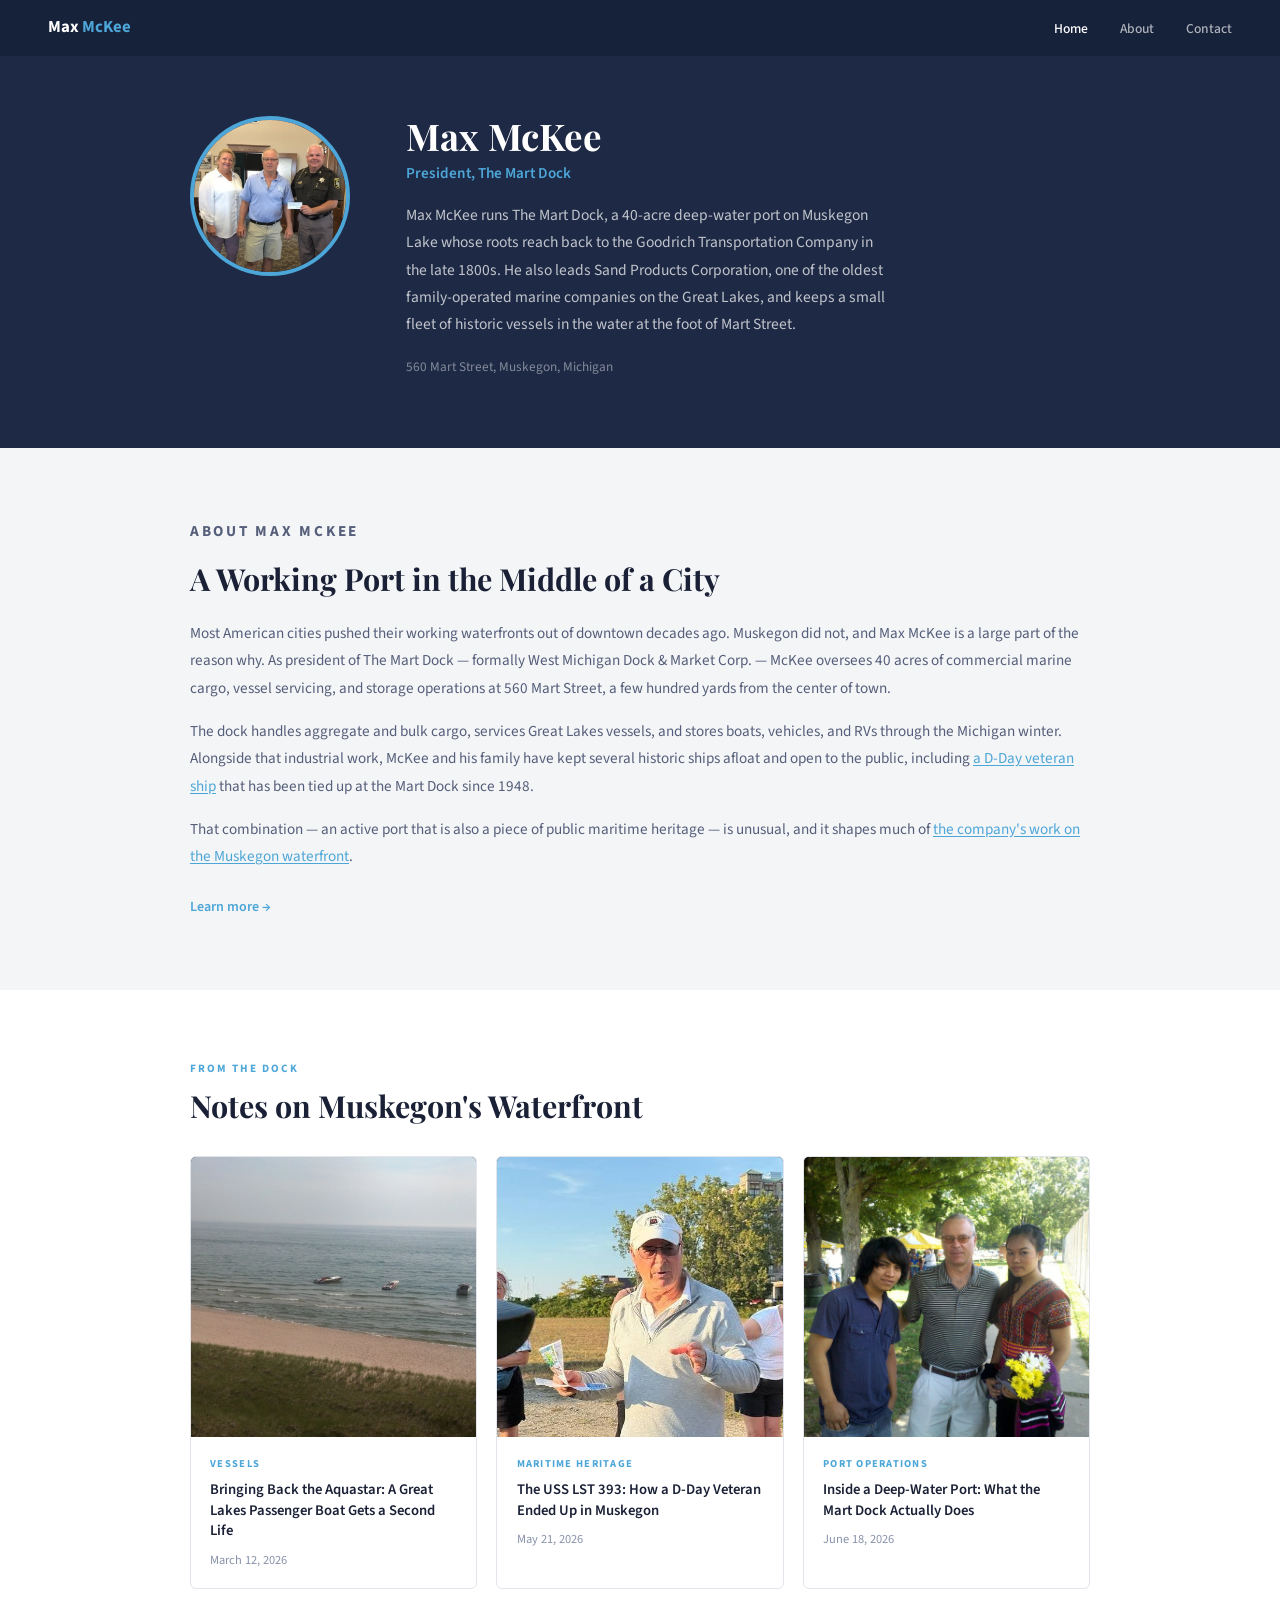
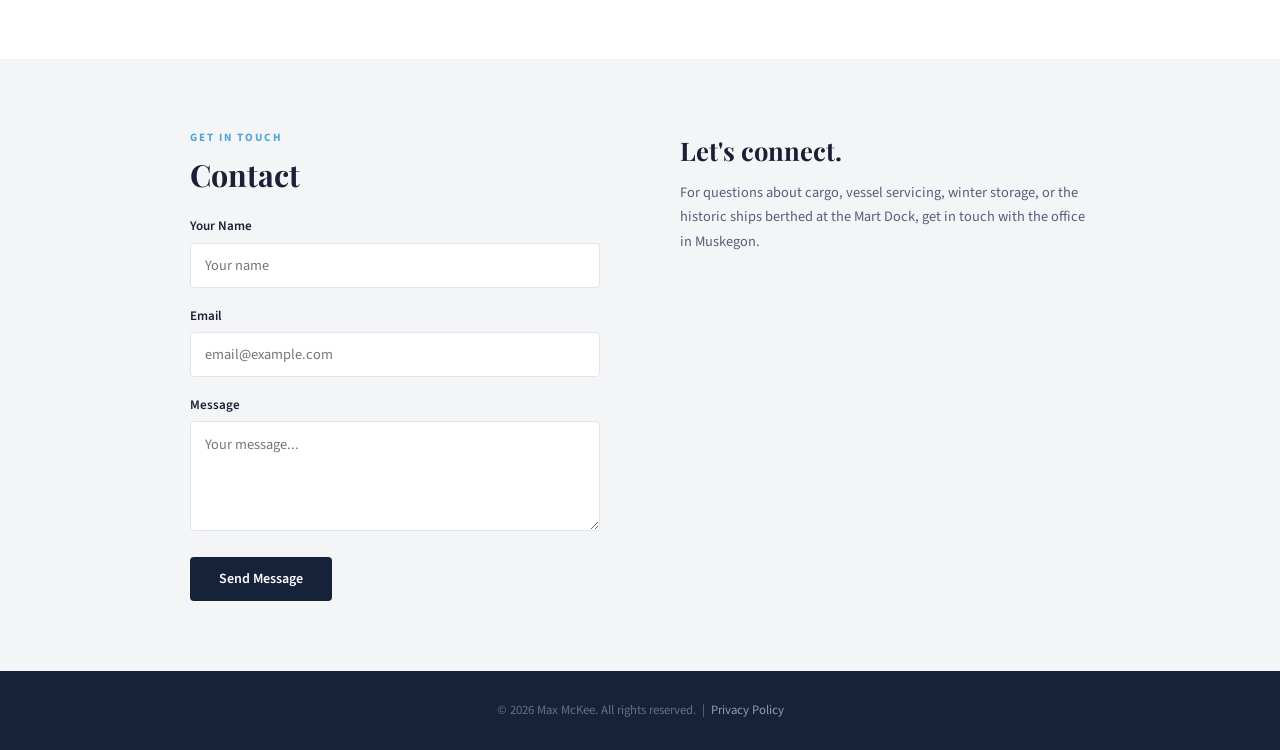
<file: index.html>
<!DOCTYPE html>
<html lang="en">
<head>
<meta charset="UTF-8"/>
<meta name="viewport" content="width=device-width,initial-scale=1.0"/>
<title>Max McKee | The Mart Dock, Muskegon, Michigan</title>
<meta name="description" content="Max McKee is president of The Mart Dock, the 40-acre deep-water port on Muskegon Lake, and leads Sand Products Corporation in Muskegon, Michigan."/>
<meta property="og:type" content="website"/>
<meta property="og:title" content="Max McKee | President, The Mart Dock | Muskegon"/>
<meta property="og:description" content="Max McKee is president of The Mart Dock, the 40-acre deep-water port on Muskegon Lake, and leads Sand Products Corporation in Muskegon, Michigan."/>
<meta property="og:image" content="https://maxmckee.netlify.app/images/hero.jpg"/>
<meta property="og:url" content="https://maxmckee.netlify.app/"/>
<link rel="canonical" href="https://maxmckee.netlify.app/"/>
<link href="https://fonts.googleapis.com/css2?family=Playfair+Display:wght@700&family=Source+Sans+3:wght@300;400;500;600&display=swap" rel="stylesheet"/>
<link rel="stylesheet" href="assets/style.css"/>
<script type="application/ld+json">
{
  "@context": "https://schema.org",
  "@graph": [
    {
      "@type": "Person",
      "@id": "https://maxmckee.netlify.app/#person",
      "name": "Max McKee",
      "jobTitle": "President, The Mart Dock",
      "url": "https://maxmckee.netlify.app/",
      "image": "https://maxmckee.netlify.app/images/hero.jpg",
      "description": "Max McKee is president of The Mart Dock, the 40-acre deep-water port on Muskegon Lake, and leads Sand Products Corporation, a family-operated Great Lakes marine company in Muskegon, Michigan.",
      "worksFor": {
        "@type": "Organization",
        "name": "West Michigan Dock & Market Corp. (The Mart Dock)",
        "url": "https://maxmckee.netlify.app/"
      },
      "address": {
        "@type": "PostalAddress",
        "streetAddress": "560 Mart Street",
        "addressLocality": "Muskegon",
        "addressRegion": "MI",
        "postalCode": "49440",
        "addressCountry": "US"
      }
    },
    {
      "@type": "WebSite",
      "@id": "https://maxmckee.netlify.app/#website",
      "url": "https://maxmckee.netlify.app/",
      "name": "Max McKee",
      "publisher": {
        "@id": "https://maxmckee.netlify.app/#person"
      },
      "inLanguage": "en-US"
    }
  ]
}
</script>


</head>
<body>

<!-- ══ STICKY NAV ══════════════════════════════════════════════════ -->
<nav id="main-nav">
  <a class="nav-logo" href="/">Max<span> McKee</span></a>
  <ul class="nav-links">
    <li><a class="active" href="/">Home</a></li>
    <li><a href="about.html">About</a></li>
    <li><a href="contact.html">Contact</a></li>
  </ul>
</nav>

<!-- ══ HERO ═══════════════════════════════════════════════════════ -->
<div class="h-hero">
  <div class="h-inner">
    <div class="h-photo"><img src="images/hero.jpg" alt="Max McKee"/></div>
    <div>
      <h1 class="h-name">Max McKee</h1>
      <p class="h-role">President, The Mart Dock</p>
      <p class="h-desc">Max McKee runs The Mart Dock, a 40-acre deep-water port on Muskegon Lake whose roots reach back to the Goodrich Transportation Company in the late 1800s. He also leads Sand Products Corporation, one of the oldest family-operated marine companies on the Great Lakes, and keeps a small fleet of historic vessels in the water at the foot of Mart Street.</p>
      <div class="h-loc">560 Mart Street, Muskegon, Michigan</div>
    </div>
  </div>
</div>

<!-- ══ ABOUT TEASER ═══════════════════════════════════════════════ -->
<div class="h-about">
  <div class="ha-inner" style="grid-template-columns:1fr">
    <div class="ha-text">
      <p class="eyebrow">About Max McKee</p>
      <h2 class="sec-title">A Working Port in the Middle of a City</h2>
      <p>Most American cities pushed their working waterfronts out of downtown decades ago. Muskegon did not, and Max McKee is a large part of the reason why. As president of The Mart Dock — formally West Michigan Dock &amp; Market Corp. — McKee oversees 40 acres of commercial marine cargo, vessel servicing, and storage operations at 560 Mart Street, a few hundred yards from the center of town.</p>
      <p>The dock handles aggregate and bulk cargo, services Great Lakes vessels, and stores boats, vehicles, and RVs through the Michigan winter. Alongside that industrial work, McKee and his family have kept several historic ships afloat and open to the public, including <a href="uss-lst-393-muskegon.html">a D-Day veteran ship</a> that has been tied up at the Mart Dock since 1948.</p>
      <p>That combination — an active port that is also a piece of public maritime heritage — is unusual, and it shapes much of <a href="about.html">the company's work on the Muskegon waterfront</a>.</p>
      <a class="ha-link" href="about.html">Learn more →</a>
    </div>
  </div>
</div>


<!-- ══ LATEST ARTICLES ════════════════════════════════════════════ -->
<div class="h-press">
  <div class="pi">
    <p class="eyebrow">From the Dock</p>
    <h2 class="sec-title">Notes on Muskegon's Waterfront</h2>
    <div class="cards">
      <a class="card card-article" href="aquastar-great-lakes-cruises.html">
        <div class="ct-img"><img src="images/article-1.jpg" alt="Bringing Back the Aquastar: A Great Lakes Passenger Boat Gets a Second Life"/></div>
        <div class="cb">
          <div class="cb-pub">Vessels</div>
          <div class="cb-hl">Bringing Back the Aquastar: A Great Lakes Passenger Boat Gets a Second Life</div>
          <div class="cb-yr">March 12, 2026</div>
        </div>
      </a>
      <a class="card card-article" href="uss-lst-393-muskegon.html">
        <div class="ct-img"><img src="images/article-2.jpg" alt="The USS LST 393: How a D-Day Veteran Ended Up in Muskegon"/></div>
        <div class="cb">
          <div class="cb-pub">Maritime Heritage</div>
          <div class="cb-hl">The USS LST 393: How a D-Day Veteran Ended Up in Muskegon</div>
          <div class="cb-yr">May 21, 2026</div>
        </div>
      </a>
      <a class="card card-article" href="mart-dock-working-port.html">
        <div class="ct-img"><img src="images/article-3.jpg" alt="Inside a Deep-Water Port: What the Mart Dock Actually Does"/></div>
        <div class="cb">
          <div class="cb-pub">Port Operations</div>
          <div class="cb-hl">Inside a Deep-Water Port: What the Mart Dock Actually Does</div>
          <div class="cb-yr">June 18, 2026</div>
        </div>
      </a>
    </div>
  </div>
</div>

<!-- ══ CONTACT TEASER ═════════════════════════════════════════════ -->
<div class="h-contact">
  <div class="hc-inner">
    <div>
      <p class="eyebrow">Get in Touch</p>
      <h2 class="sec-title">Contact</h2>
      <form class="cf" onsubmit="return false">
        <div><label>Your Name</label><input type="text" placeholder="Your name"/></div>
        <div><label>Email</label><input type="email" placeholder="email@example.com"/></div>
        <div><label>Message</label><textarea placeholder="Your message..."></textarea></div>
        <button class="btn-sm" type="submit">Send Message</button>
      </form>
    </div>
    <div class="hcp">
      <h3 class="hc-title">Let's connect.</h3>
      <p>For questions about cargo, vessel servicing, winter storage, or the historic ships berthed at the Mart Dock, get in touch with the office in Muskegon.</p>
     
    </div>
  </div>
</div>

<footer>
  <p>&copy; 2026 Max McKee. All rights reserved. &nbsp;|&nbsp; <a href="privacy.html">Privacy Policy</a></p>
</footer>

</body>
</html>
</file>
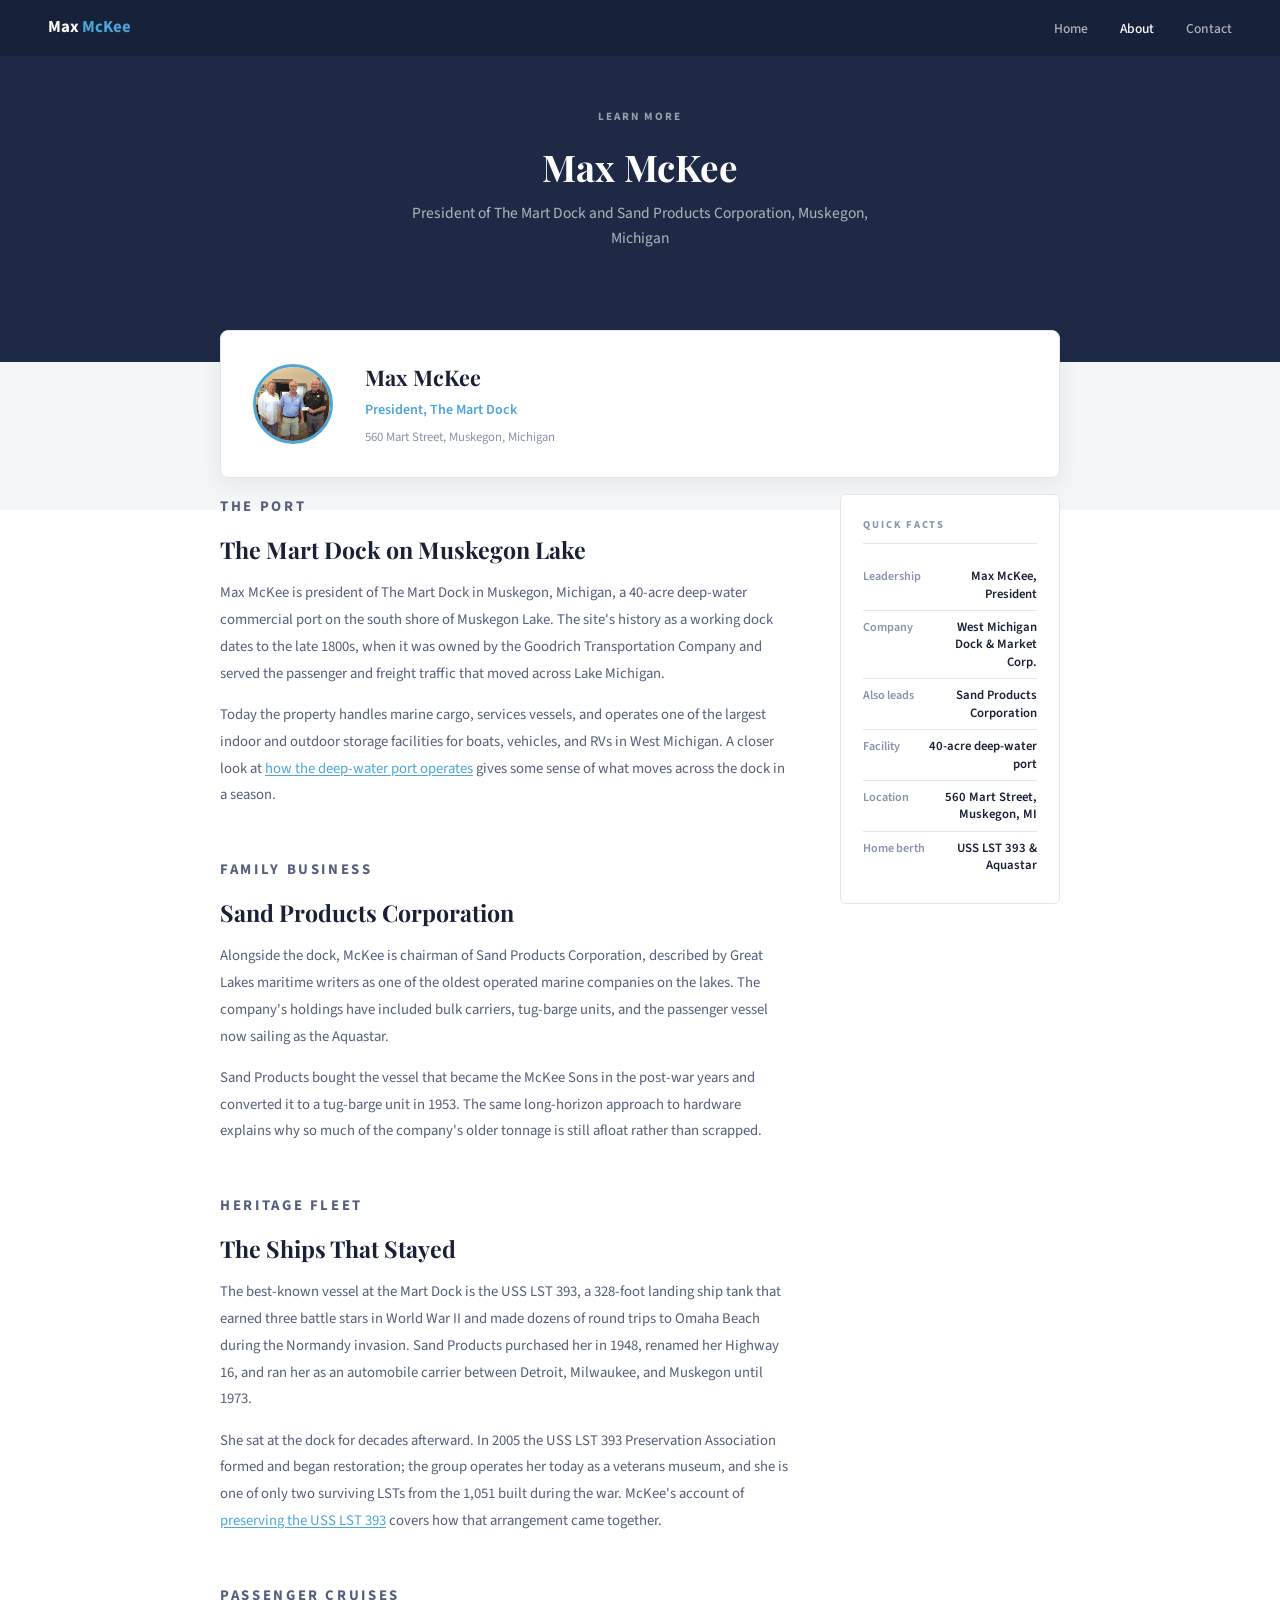
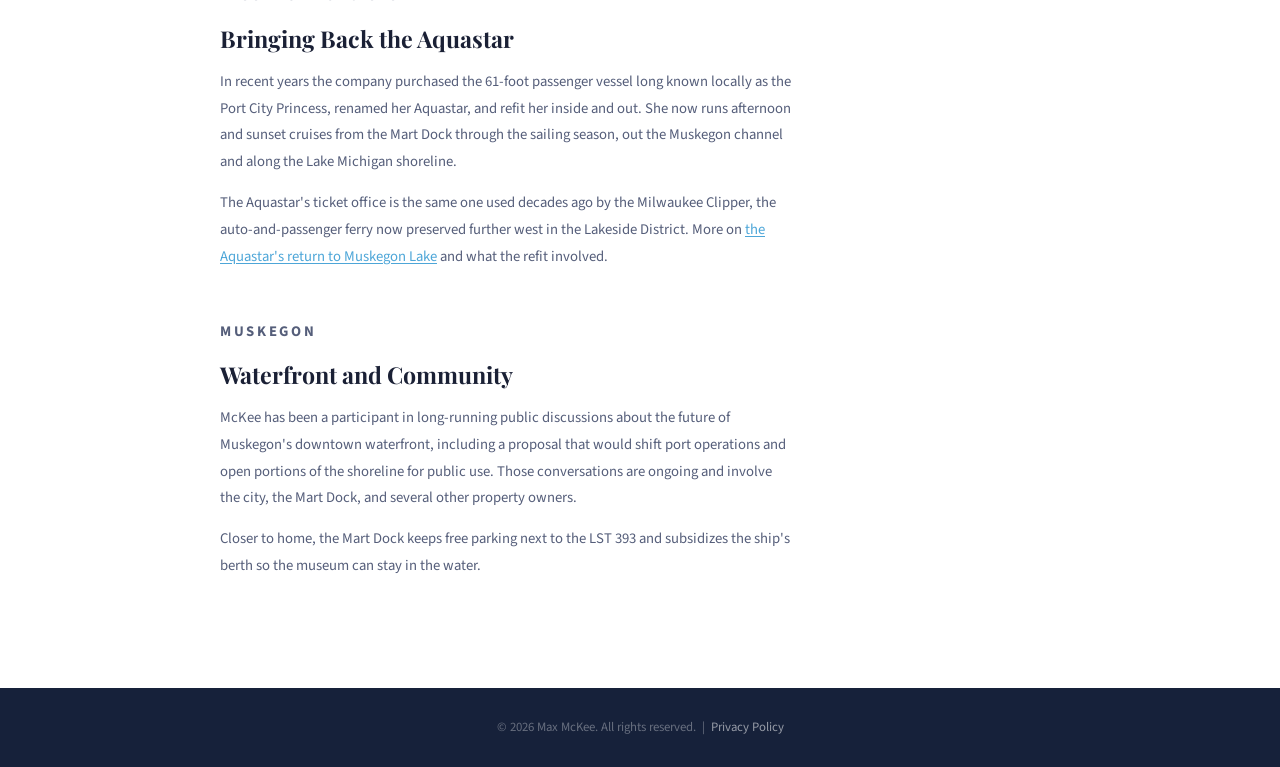
<file: about.html>
<!DOCTYPE html>
<html lang="en">
<head>
<meta charset="UTF-8"/>
<meta name="viewport" content="width=device-width,initial-scale=1.0"/>
<title>About Max McKee | President, The Mart Dock | Muskegon</title>
<meta name="description" content="About Max McKee, president of The Mart Dock in Muskegon, Michigan — the deep-water port on Muskegon Lake and home of Sand Products Corporation's historic fleet."/>
<meta property="og:type" content="profile"/>
<meta property="og:title" content="About Max McKee | President, The Mart Dock"/>
<meta property="og:description" content="About Max McKee, president of The Mart Dock in Muskegon, Michigan — the deep-water port on Muskegon Lake and home of Sand Products Corporation's historic fleet."/>
<meta property="og:image" content="https://maxmckee.netlify.app/images/hero.jpg"/>
<meta property="og:url" content="https://maxmckee.netlify.app/about.html"/>
<link rel="canonical" href="https://maxmckee.netlify.app/about.html"/>
<link href="https://fonts.googleapis.com/css2?family=Playfair+Display:wght@700&family=Source+Sans+3:wght@300;400;500;600&display=swap" rel="stylesheet"/>
<link rel="stylesheet" href="assets/style.css"/>
<script type="application/ld+json">
{
  "@context": "https://schema.org",
  "@graph": [
    {
      "@type": "Person",
      "@id": "https://maxmckee.netlify.app/#person",
      "name": "Max McKee",
      "jobTitle": "President, The Mart Dock",
      "url": "https://maxmckee.netlify.app/",
      "image": "https://maxmckee.netlify.app/images/hero.jpg",
      "description": "Max McKee is president of The Mart Dock, the 40-acre deep-water port on Muskegon Lake, and leads Sand Products Corporation, a family-operated Great Lakes marine company in Muskegon, Michigan.",
      "worksFor": {
        "@type": "Organization",
        "name": "West Michigan Dock & Market Corp. (The Mart Dock)",
        "url": "https://maxmckee.netlify.app/"
      },
      "address": {
        "@type": "PostalAddress",
        "streetAddress": "560 Mart Street",
        "addressLocality": "Muskegon",
        "addressRegion": "MI",
        "postalCode": "49440",
        "addressCountry": "US"
      }
    },
    {
      "@type": "WebSite",
      "@id": "https://maxmckee.netlify.app/#website",
      "url": "https://maxmckee.netlify.app/",
      "name": "Max McKee",
      "publisher": {
        "@id": "https://maxmckee.netlify.app/#person"
      },
      "inLanguage": "en-US"
    },
    {
      "@type": "AboutPage",
      "@id": "https://maxmckee.netlify.app/about.html#aboutpage",
      "url": "https://maxmckee.netlify.app/about.html",
      "name": "About Max McKee",
      "mainEntity": {
        "@id": "https://maxmckee.netlify.app/#person"
      },
      "isPartOf": {
        "@id": "https://maxmckee.netlify.app/#website"
      }
    }
  ]
}
</script>


</head>
<body>

<!-- ══ NAV ═══════════════════════════════════════════════════════ -->
<nav id="main-nav">
  <a class="nav-logo" href="/">Max<span> McKee</span></a>
  <ul class="nav-links">
    <li><a href="/">Home</a></li>
    <li><a class="active" href="about.html">About</a></li>
    <li><a href="contact.html">Contact</a></li>
  </ul>
</nav>

<!-- ══ PAGE HERO ═════════════════════════════════════════════════ -->
<div class="pg-hero">
  <p class="eyebrow" style="color:rgba(255,255,255,.55)">Learn More</p>
  <h1>Max McKee</h1>
  <p class="pg-sub">President of The Mart Dock and Sand Products Corporation, Muskegon, Michigan</p>
</div>

<!-- ══ PROFILE CARD ══════════════════════════════════════════════ -->
<div class="pc-wrap">
  <div class="pc">
    <div class="pc-ph"><img src="images/hero.jpg" alt="Max McKee"/></div>
    <div>
      <div class="pc-nm">Max McKee</div>
      <div class="pc-rl">President, The Mart Dock</div>
      <div class="pc-lc">560 Mart Street, Muskegon, Michigan</div>
    </div>
  </div>
</div>

<!-- ══ ABOUT SECTIONS + SIDEBAR ══════════════════════════════════ -->
<div class="am-wrap">
  <div class="am-inner">
    <div>

      <div class="csec">
        <p class="cey">The Port</p>
        <h2>The Mart Dock on Muskegon Lake</h2>
        <p>Max McKee is president of The Mart Dock in Muskegon, Michigan, a 40-acre deep-water commercial port on the south shore of Muskegon Lake. The site's history as a working dock dates to the late 1800s, when it was owned by the Goodrich Transportation Company and served the passenger and freight traffic that moved across Lake Michigan.</p>
        <p>Today the property handles marine cargo, services vessels, and operates one of the largest indoor and outdoor storage facilities for boats, vehicles, and RVs in West Michigan. A closer look at <a href="mart-dock-working-port.html">how the deep-water port operates</a> gives some sense of what moves across the dock in a season.</p>
      </div>

      <div class="csec">
        <p class="cey">Family Business</p>
        <h2>Sand Products Corporation</h2>
        <p>Alongside the dock, McKee is chairman of Sand Products Corporation, described by Great Lakes maritime writers as one of the oldest operated marine companies on the lakes. The company's holdings have included bulk carriers, tug-barge units, and the passenger vessel now sailing as the Aquastar.</p>
        <p>Sand Products bought the vessel that became the McKee Sons in the post-war years and converted it to a tug-barge unit in 1953. The same long-horizon approach to hardware explains why so much of the company's older tonnage is still afloat rather than scrapped.</p>
      </div>

      <div class="csec">
        <p class="cey">Heritage Fleet</p>
        <h2>The Ships That Stayed</h2>
        <p>The best-known vessel at the Mart Dock is the USS LST 393, a 328-foot landing ship tank that earned three battle stars in World War II and made dozens of round trips to Omaha Beach during the Normandy invasion. Sand Products purchased her in 1948, renamed her Highway 16, and ran her as an automobile carrier between Detroit, Milwaukee, and Muskegon until 1973.</p>
        <p>She sat at the dock for decades afterward. In 2005 the USS LST 393 Preservation Association formed and began restoration; the group operates her today as a veterans museum, and she is one of only two surviving LSTs from the 1,051 built during the war. McKee's account of <a href="uss-lst-393-muskegon.html">preserving the USS LST 393</a> covers how that arrangement came together.</p>
      </div>

      <div class="csec">
        <p class="cey">Passenger Cruises</p>
        <h2>Bringing Back the Aquastar</h2>
        <p>In recent years the company purchased the 61-foot passenger vessel long known locally as the Port City Princess, renamed her Aquastar, and refit her inside and out. She now runs afternoon and sunset cruises from the Mart Dock through the sailing season, out the Muskegon channel and along the Lake Michigan shoreline.</p>
        <p>The Aquastar's ticket office is the same one used decades ago by the Milwaukee Clipper, the auto-and-passenger ferry now preserved further west in the Lakeside District. More on <a href="aquastar-great-lakes-cruises.html">the Aquastar's return to Muskegon Lake</a> and what the refit involved.</p>
      </div>

      <div class="csec">
        <p class="cey">Muskegon</p>
        <h2>Waterfront and Community</h2>
        <p>McKee has been a participant in long-running public discussions about the future of Muskegon's downtown waterfront, including a proposal that would shift port operations and open portions of the shoreline for public use. Those conversations are ongoing and involve the city, the Mart Dock, and several other property owners.</p>
        <p>Closer to home, the Mart Dock keeps free parking next to the LST 393 and subsidizes the ship's berth so the museum can stay in the water.</p>
      </div>

    </div>

    <aside class="sidebar-facts">
      <div class="sb-box">
        <div class="sb-title">Quick Facts</div>
        <div class="fr"><span class="fl">Leadership</span><span class="fv">Max McKee, President</span></div>
        <div class="fr"><span class="fl">Company</span><span class="fv">West Michigan Dock &amp; Market Corp.</span></div>
        <div class="fr"><span class="fl">Also leads</span><span class="fv">Sand Products Corporation</span></div>
        <div class="fr"><span class="fl">Facility</span><span class="fv">40-acre deep-water port</span></div>
        <div class="fr"><span class="fl">Location</span><span class="fv">560 Mart Street, Muskegon, MI</span></div>
        <div class="fr"><span class="fl">Home berth</span><span class="fv">USS LST 393 &amp; Aquastar</span></div>
      </div>
    </aside>
  </div>
</div>


<footer>
  <p>&copy; 2026 Max McKee. All rights reserved. &nbsp;|&nbsp; <a href="privacy.html">Privacy Policy</a></p>
</footer>

</body>
</html>
</file>
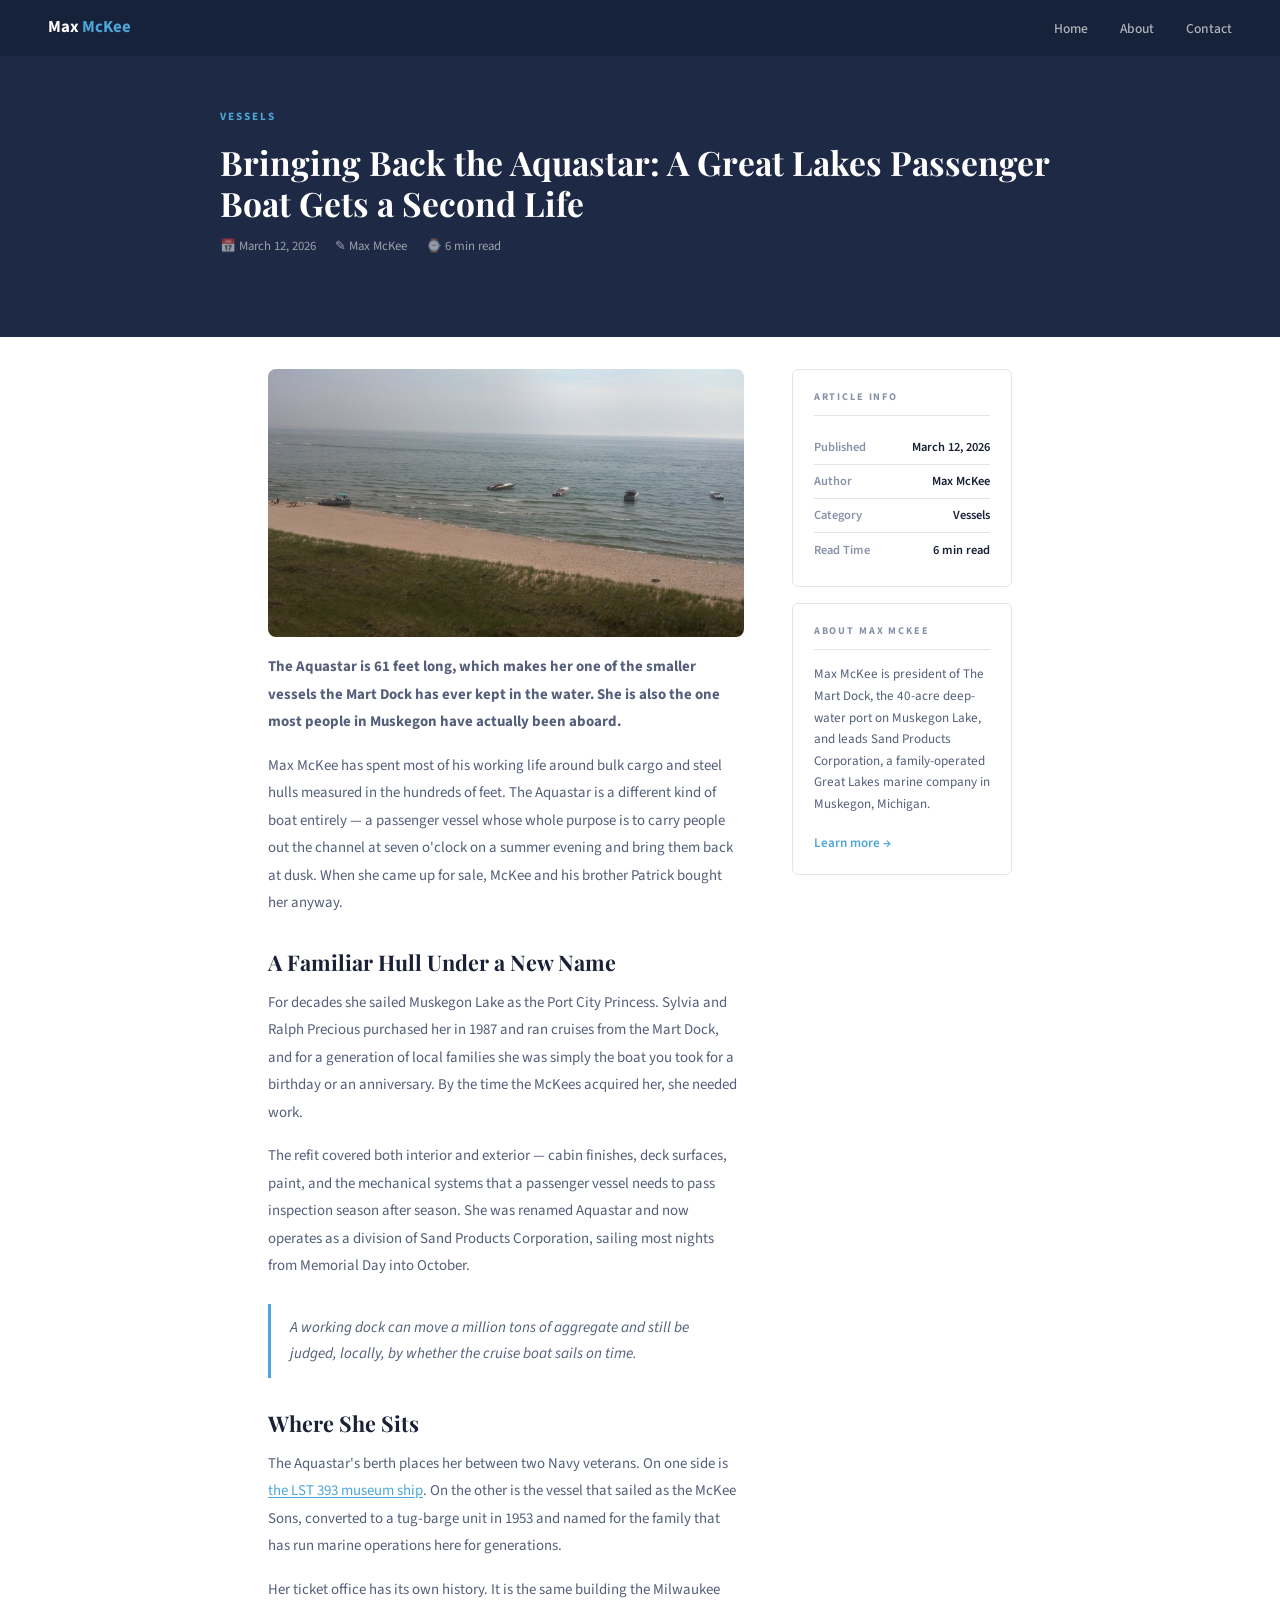
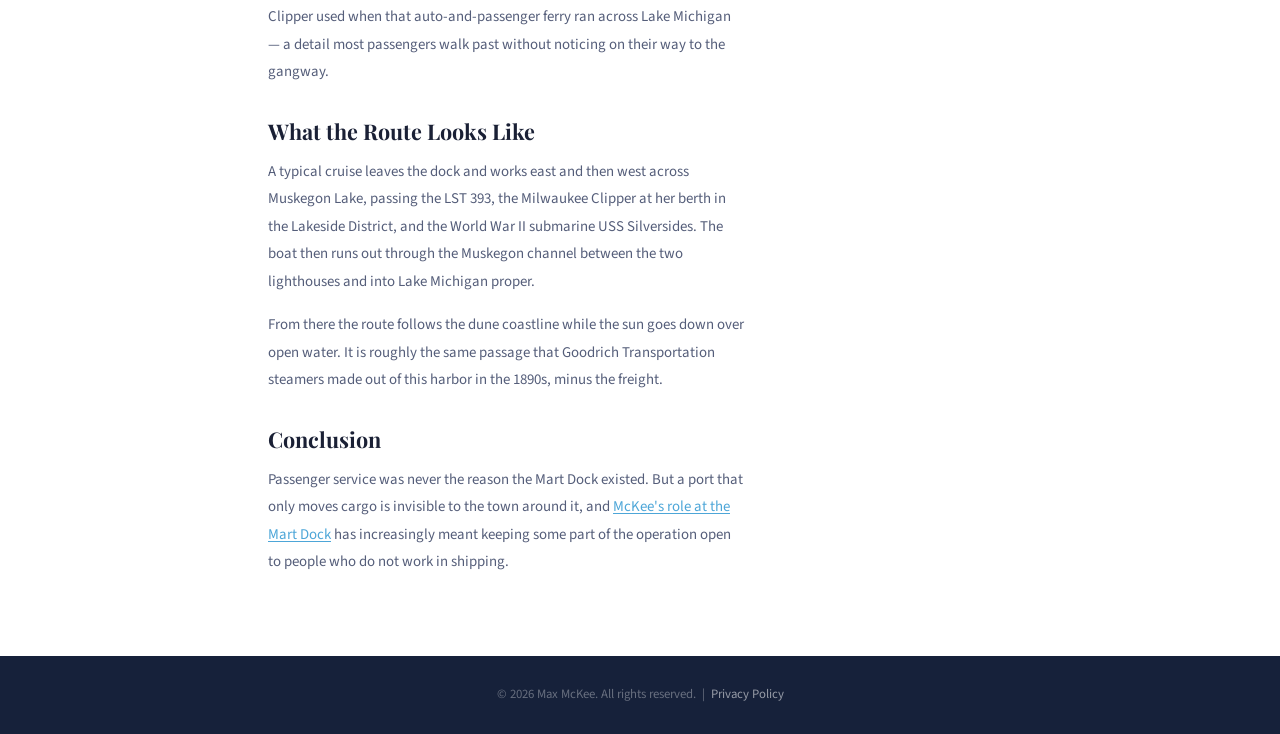
<file: aquastar-great-lakes-cruises.html>
<!DOCTYPE html>
<html lang="en">
<head>
<meta charset="UTF-8"/>
<meta name="viewport" content="width=device-width,initial-scale=1.0"/>
<title>Bringing Back the Aquastar: A Great Lakes Passenger Boat Gets a Second Life | Max McKee</title>
<meta name="description" content="How Max McKee and his brother Patrick bought the former Port City Princess, refit her as the Aquastar, and put passenger cruises back on Muskegon Lake."/>
<link rel="canonical" href="https://maxmckee.netlify.app/aquastar-great-lakes-cruises.html"/>

<!-- Open Graph -->
<meta property="og:type" content="article"/>
<meta property="og:title" content="Bringing Back the Aquastar: A Great Lakes Passenger Boat Gets a Second Life"/>
<meta property="og:description" content="How Max McKee and his brother Patrick bought the former Port City Princess, refit her as the Aquastar, and put passenger cruises back on Muskegon Lake."/>
<meta property="og:image" content="https://maxmckee.netlify.app/images/article-1.jpg"/>
<meta property="og:url" content="https://maxmckee.netlify.app/aquastar-great-lakes-cruises.html"/>

<link href="https://fonts.googleapis.com/css2?family=Playfair+Display:wght@700&family=Source+Sans+3:wght@300;400;500;600&display=swap" rel="stylesheet"/>
<link rel="stylesheet" href="assets/style.css"/>
<script type="application/ld+json">
{
  "@context": "https://schema.org",
  "@graph": [
    {
      "@type": "Person",
      "@id": "https://maxmckee.netlify.app/#person",
      "name": "Max McKee",
      "jobTitle": "President, The Mart Dock",
      "url": "https://maxmckee.netlify.app/",
      "image": "https://maxmckee.netlify.app/images/hero.jpg",
      "description": "Max McKee is president of The Mart Dock, the 40-acre deep-water port on Muskegon Lake, and leads Sand Products Corporation, a family-operated Great Lakes marine company in Muskegon, Michigan.",
      "worksFor": {
        "@type": "Organization",
        "name": "West Michigan Dock & Market Corp. (The Mart Dock)",
        "url": "https://maxmckee.netlify.app/"
      },
      "address": {
        "@type": "PostalAddress",
        "streetAddress": "560 Mart Street",
        "addressLocality": "Muskegon",
        "addressRegion": "MI",
        "postalCode": "49440",
        "addressCountry": "US"
      }
    },
    {
      "@type": "WebSite",
      "@id": "https://maxmckee.netlify.app/#website",
      "url": "https://maxmckee.netlify.app/",
      "name": "Max McKee",
      "publisher": {
        "@id": "https://maxmckee.netlify.app/#person"
      },
      "inLanguage": "en-US"
    },
    {
      "@type": "Article",
      "@id": "https://maxmckee.netlify.app/aquastar-great-lakes-cruises.html#article",
      "headline": "Bringing Back the Aquastar: A Great Lakes Passenger Boat Gets a Second Life",
      "description": "How Max McKee and his brother Patrick bought the former Port City Princess, refit her as the Aquastar, and put passenger cruises back on Muskegon Lake.",
      "datePublished": "2026-03-12",
      "dateModified": "2026-03-12",
      "author": {
        "@id": "https://maxmckee.netlify.app/#person"
      },
      "publisher": {
        "@id": "https://maxmckee.netlify.app/#person"
      },
      "image": "https://maxmckee.netlify.app/images/article-1.jpg",
      "mainEntityOfPage": {
        "@type": "WebPage",
        "@id": "https://maxmckee.netlify.app/aquastar-great-lakes-cruises.html"
      },
      "isPartOf": {
        "@id": "https://maxmckee.netlify.app/#website"
      },
      "inLanguage": "en-US"
    }
  ]
}
</script>

</head>
<body>

<!-- ══ NAV ═══════════════════════════════════════════════════════ -->
<nav id="main-nav">
  <a class="nav-logo" href="/">Max<span> McKee</span></a>
  <ul class="nav-links">
    <li><a href="/">Home</a></li>
    <li><a href="about.html">About</a></li>
    <li><a href="contact.html">Contact</a></li>
  </ul>
</nav>

<!-- ══ ARTICLE HERO ══════════════════════════════════════════════ -->
<div class="art-hero">
  <div class="art-hero-inner">
    <p class="eyebrow" style="color:var(--blue)">Vessels</p>
    <h1 class="art-hero-title">Bringing Back the Aquastar: A Great Lakes Passenger Boat Gets a Second Life</h1>
    <div class="art-meta">
      <div class="art-meta-item">&#128197; March 12, 2026</div>
      <div class="art-meta-item">&#9998; Max McKee</div>
      <div class="art-meta-item">&#8986; 6 min read</div>
    </div>
  </div>
</div>

<!-- ══ ARTICLE BODY ══════════════════════════════════════════════ -->
<div class="art-body">
  <article>
    <img class="art-hero-image" src="images/article-1.jpg" alt="Boats anchored off the Lake Michigan shoreline near Muskegon"/>

    <p class="art-p"><strong>The Aquastar is 61 feet long, which makes her one of the smaller vessels the Mart Dock has ever kept in the water. She is also the one most people in Muskegon have actually been aboard.</strong></p>

    <p class="art-p">Max McKee has spent most of his working life around bulk cargo and steel hulls measured in the hundreds of feet. The Aquastar is a different kind of boat entirely — a passenger vessel whose whole purpose is to carry people out the channel at seven o'clock on a summer evening and bring them back at dusk. When she came up for sale, McKee and his brother Patrick bought her anyway.</p>

    <h2 class="art-h2">A Familiar Hull Under a New Name</h2>
    <p class="art-p">For decades she sailed Muskegon Lake as the Port City Princess. Sylvia and Ralph Precious purchased her in 1987 and ran cruises from the Mart Dock, and for a generation of local families she was simply the boat you took for a birthday or an anniversary. By the time the McKees acquired her, she needed work.</p>
    <p class="art-p">The refit covered both interior and exterior — cabin finishes, deck surfaces, paint, and the mechanical systems that a passenger vessel needs to pass inspection season after season. She was renamed Aquastar and now operates as a division of Sand Products Corporation, sailing most nights from Memorial Day into October.</p>

    <div class="art-quote">A working dock can move a million tons of aggregate and still be judged, locally, by whether the cruise boat sails on time.</div>

    <h2 class="art-h2">Where She Sits</h2>
    <p class="art-p">The Aquastar's berth places her between two Navy veterans. On one side is <a href="uss-lst-393-muskegon.html">the LST 393 museum ship</a>. On the other is the vessel that sailed as the McKee Sons, converted to a tug-barge unit in 1953 and named for the family that has run marine operations here for generations.</p>
    <p class="art-p">Her ticket office has its own history. It is the same building the Milwaukee Clipper used when that auto-and-passenger ferry ran across Lake Michigan — a detail most passengers walk past without noticing on their way to the gangway.</p>

    <h2 class="art-h2">What the Route Looks Like</h2>
    <p class="art-p">A typical cruise leaves the dock and works east and then west across Muskegon Lake, passing the LST 393, the Milwaukee Clipper at her berth in the Lakeside District, and the World War II submarine USS Silversides. The boat then runs out through the Muskegon channel between the two lighthouses and into Lake Michigan proper.</p>
    <p class="art-p">From there the route follows the dune coastline while the sun goes down over open water. It is roughly the same passage that Goodrich Transportation steamers made out of this harbor in the 1890s, minus the freight.</p>

    <h2 class="art-h2">Conclusion</h2>
    <p class="art-p">Passenger service was never the reason the Mart Dock existed. But a port that only moves cargo is invisible to the town around it, and <a href="about.html">McKee's role at the Mart Dock</a> has increasingly meant keeping some part of the operation open to people who do not work in shipping.</p>
  </article>

  <aside class="art-sidebar-box">
    <div class="art-sb-box">
      <span class="art-sb-label">Article Info</span>
      <div class="art-sb-row"><span>Published</span><span>March 12, 2026</span></div>
      <div class="art-sb-row"><span>Author</span><span>Max McKee</span></div>
      <div class="art-sb-row"><span>Category</span><span>Vessels</span></div>
      <div class="art-sb-row"><span>Read Time</span><span>6 min read</span></div>
    </div>

    <div class="art-sb-box">
      <span class="art-sb-label">About Max McKee</span>
      <p style="font-size:.82rem;color:var(--tm);line-height:1.65;margin-bottom:.8rem">Max McKee is president of The Mart Dock, the 40-acre deep-water port on Muskegon Lake, and leads Sand Products Corporation, a family-operated Great Lakes marine company in Muskegon, Michigan.</p>
      <a href="about.html" style="font-size:.82rem;font-weight:600;color:var(--blue);text-decoration:none">Learn more →</a>
    </div>
  </aside>
</div>

<footer>
  <p>&copy; 2026 Max McKee. All rights reserved. &nbsp;|&nbsp; <a href="privacy.html">Privacy Policy</a></p>
</footer>
</body>
</html>
</file>
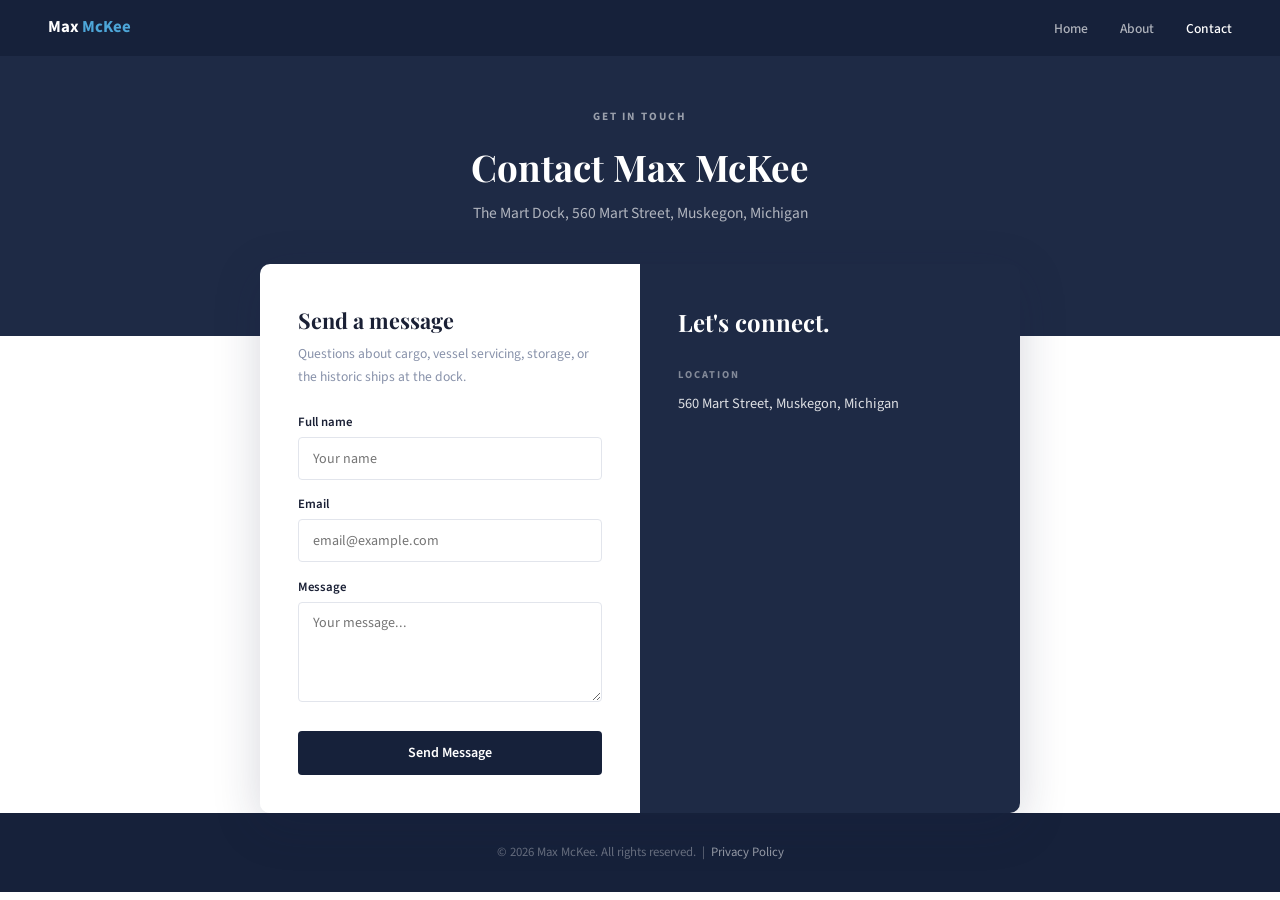
<file: contact.html>
<!DOCTYPE html>
<html lang="en">
<head>
<meta charset="UTF-8"/>
<meta name="viewport" content="width=device-width,initial-scale=1.0"/>
<title>Contact Max McKee | Muskegon</title>
<meta name="description" content="Contact Max McKee and The Mart Dock in Muskegon, Michigan — deep-water port, marine cargo, vessel servicing, and winter storage on Muskegon Lake."/>
<meta property="og:type" content="website"/>
<meta property="og:title" content="Contact Max McKee | Muskegon"/>
<meta property="og:description" content="Contact Max McKee and The Mart Dock in Muskegon, Michigan — deep-water port, marine cargo, vessel servicing, and winter storage on Muskegon Lake."/>
<meta property="og:image" content="https://maxmckee.netlify.app/images/hero.jpg"/>
<meta property="og:url" content="https://maxmckee.netlify.app/contact.html"/>
<link rel="canonical" href="https://maxmckee.netlify.app/contact.html"/>
<link href="https://fonts.googleapis.com/css2?family=Playfair+Display:wght@700&family=Source+Sans+3:wght@300;400;500;600&display=swap" rel="stylesheet"/>
<link rel="stylesheet" href="assets/style.css"/>
<script type="application/ld+json">
{
  "@context": "https://schema.org",
  "@graph": [
    {
      "@type": "Person",
      "@id": "https://maxmckee.netlify.app/#person",
      "name": "Max McKee",
      "jobTitle": "President, The Mart Dock",
      "url": "https://maxmckee.netlify.app/",
      "image": "https://maxmckee.netlify.app/images/hero.jpg",
      "description": "Max McKee is president of The Mart Dock, the 40-acre deep-water port on Muskegon Lake, and leads Sand Products Corporation, a family-operated Great Lakes marine company in Muskegon, Michigan.",
      "worksFor": {
        "@type": "Organization",
        "name": "West Michigan Dock & Market Corp. (The Mart Dock)",
        "url": "https://maxmckee.netlify.app/"
      },
      "address": {
        "@type": "PostalAddress",
        "streetAddress": "560 Mart Street",
        "addressLocality": "Muskegon",
        "addressRegion": "MI",
        "postalCode": "49440",
        "addressCountry": "US"
      }
    },
    {
      "@type": "WebSite",
      "@id": "https://maxmckee.netlify.app/#website",
      "url": "https://maxmckee.netlify.app/",
      "name": "Max McKee",
      "publisher": {
        "@id": "https://maxmckee.netlify.app/#person"
      },
      "inLanguage": "en-US"
    },
    {
      "@type": "ContactPage",
      "@id": "https://maxmckee.netlify.app/contact.html#contactpage",
      "url": "https://maxmckee.netlify.app/contact.html",
      "name": "Contact Max McKee",
      "mainEntity": {
        "@id": "https://maxmckee.netlify.app/#person"
      },
      "isPartOf": {
        "@id": "https://maxmckee.netlify.app/#website"
      }
    }
  ]
}
</script>


</head>
<body>

<!-- ══ NAV ═══════════════════════════════════════════════════════ -->
<nav id="main-nav">
  <a class="nav-logo" href="/">Max<span> McKee</span></a>
  <ul class="nav-links">
    <li><a href="/">Home</a></li>
    <li><a href="about.html">About</a></li>
    <li><a class="active" href="contact.html">Contact</a></li>
  </ul>
</nav>

<!-- ══ PAGE HERO ═════════════════════════════════════════════════ -->
<div class="cp-hero pg-hero">
  <p class="eyebrow" style="color:rgba(255,255,255,.55)">Get in Touch</p>
  <h1>Contact Max McKee</h1>
  <p class="pg-sub">The Mart Dock, 560 Mart Street, Muskegon, Michigan</p>
</div>

<!-- ══ CONTACT CARD ══════════════════════════════════════════════ -->
<div class="cc-wrap">
  <div class="cc">
    <div class="fp">
      <h2>Send a message</h2>
      <p class="fp-sub">Questions about cargo, vessel servicing, storage, or the historic ships at the dock.</p>
      <form class="cf2" onsubmit="return false">
        <div><label>Full name</label><input type="text" placeholder="Your name"/></div>
        <div><label>Email</label><input type="email" placeholder="email@example.com"/></div>
        <div><label>Message</label><textarea placeholder="Your message..."></textarea></div>
        <button class="btn-cf2" type="submit">Send Message</button>
      </form>
    </div>
    <div class="ci">
      <div class="ci-title">Let's connect.</div>

    

      <div>
        <div class="ci-lbl">Location</div>
        <div class="ci-val">560 Mart Street, Muskegon, Michigan</div>
      </div>
    </div>
  </div>
</div>


<footer>
  <p>&copy; 2026 Max McKee. All rights reserved. &nbsp;|&nbsp; <a href="privacy.html">Privacy Policy</a></p>
</footer>

</body>
</html>
</file>
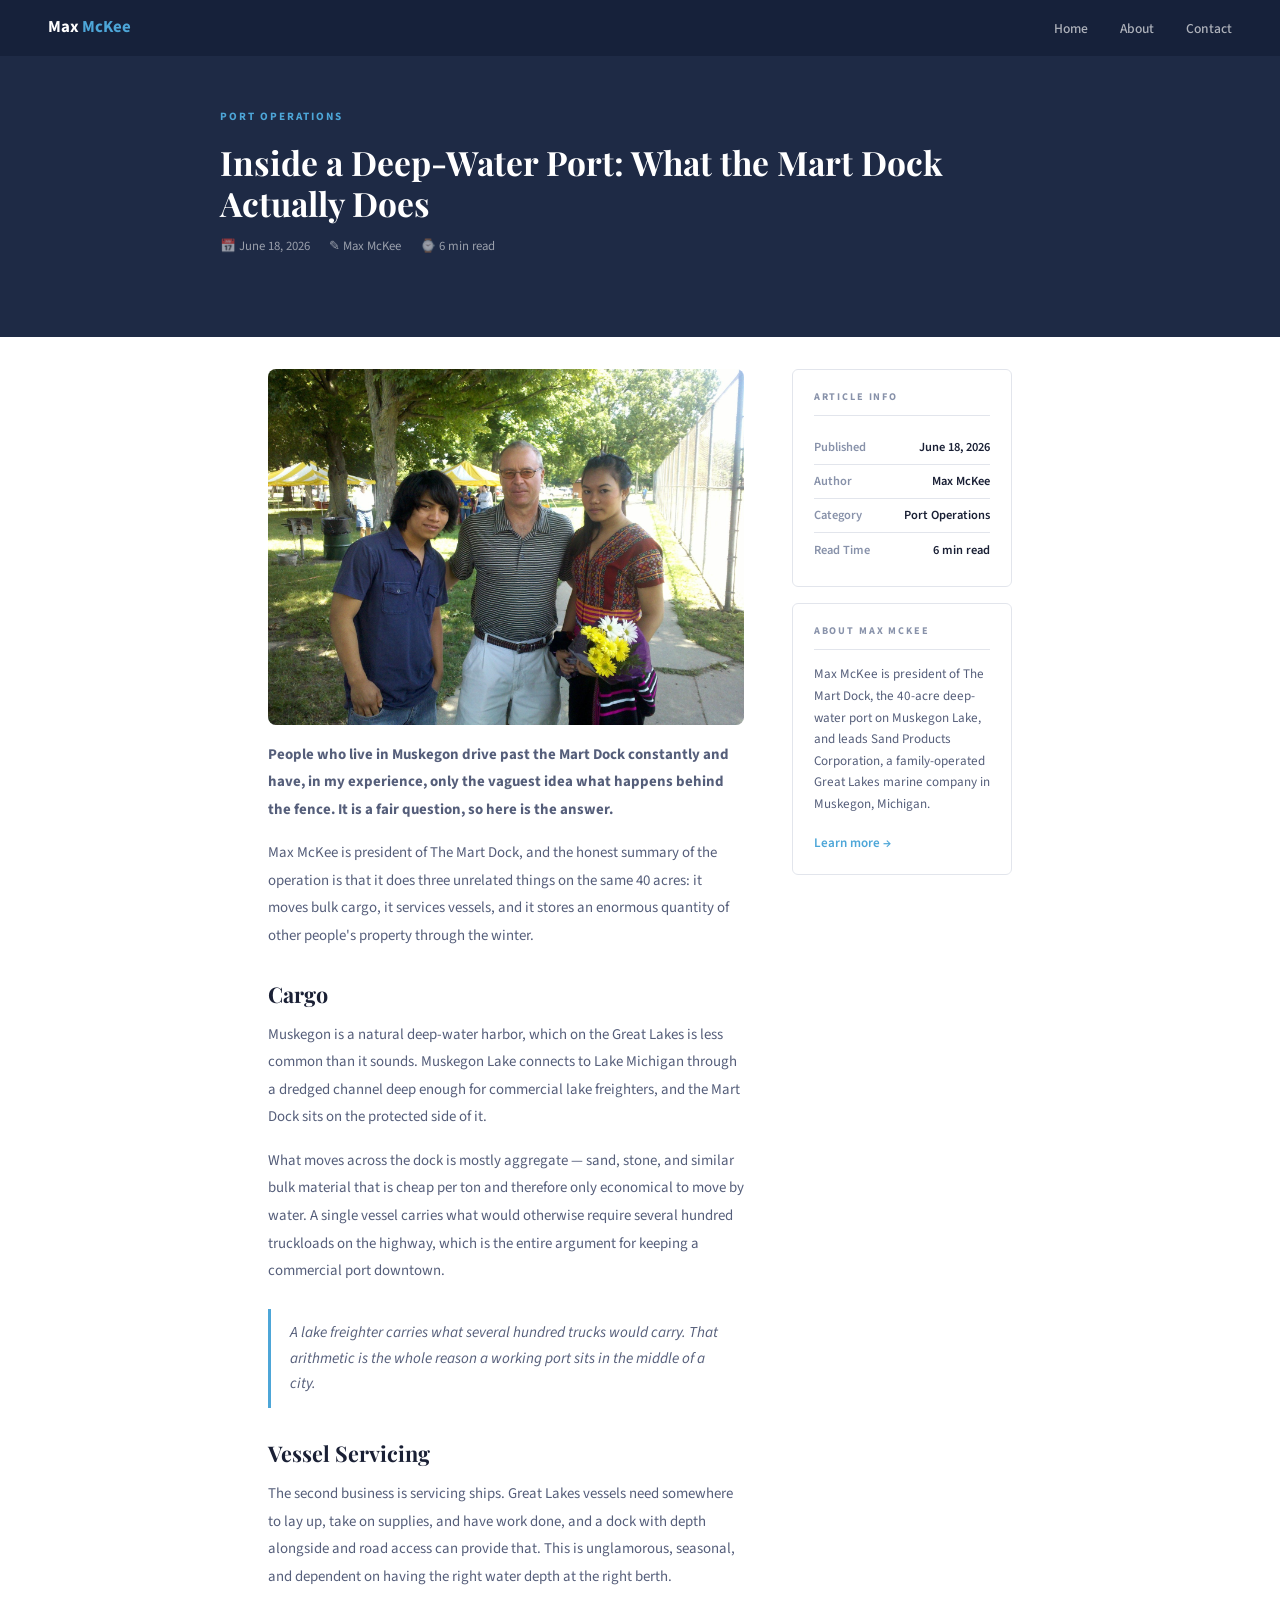
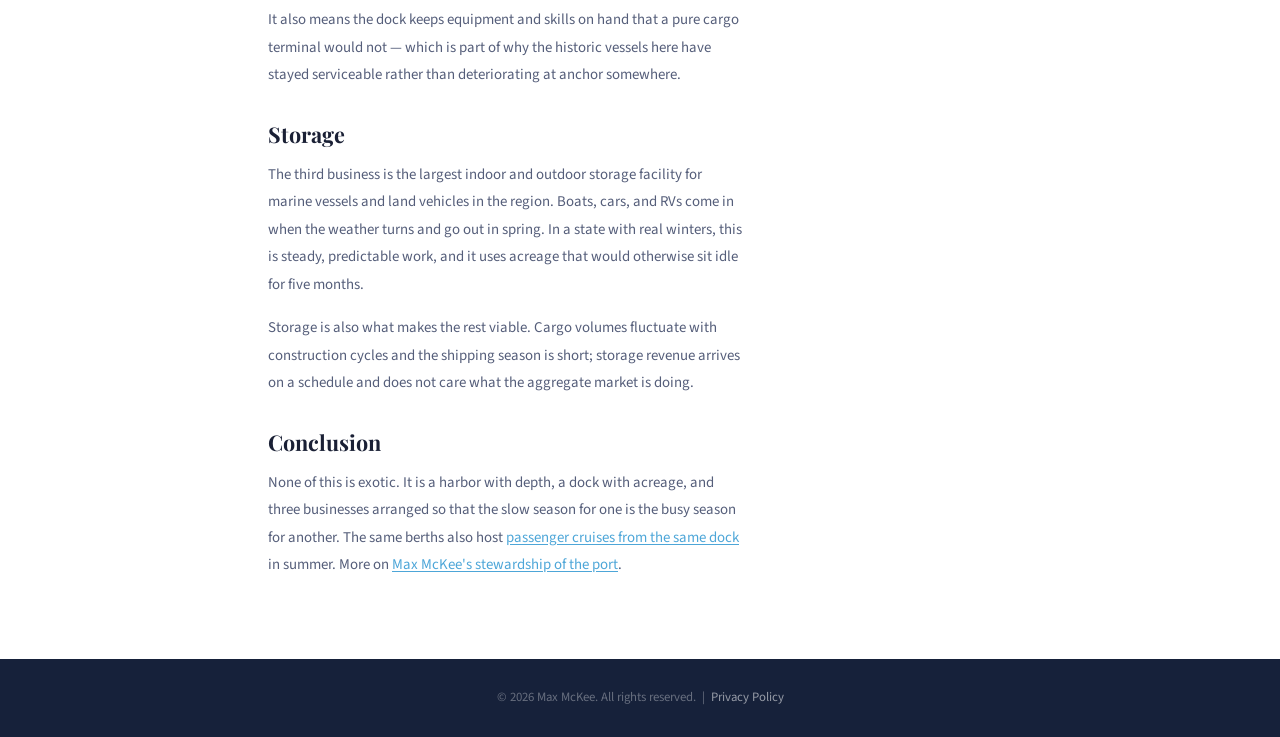
<file: mart-dock-working-port.html>
<!DOCTYPE html>
<html lang="en">
<head>
<meta charset="UTF-8"/>
<meta name="viewport" content="width=device-width,initial-scale=1.0"/>
<title>Inside a Deep-Water Port: What the Mart Dock Actually Does | Max McKee</title>
<meta name="description" content="Marine cargo, vessel servicing, and winter storage on 40 acres of Muskegon Lake waterfront. Max McKee on what a working Great Lakes port does day to day."/>
<link rel="canonical" href="https://maxmckee.netlify.app/mart-dock-working-port.html"/>

<!-- Open Graph -->
<meta property="og:type" content="article"/>
<meta property="og:title" content="Inside a Deep-Water Port: What the Mart Dock Actually Does"/>
<meta property="og:description" content="Marine cargo, vessel servicing, and winter storage on 40 acres of Muskegon Lake waterfront. Max McKee on what a working Great Lakes port does day to day."/>
<meta property="og:image" content="https://maxmckee.netlify.app/images/article-3.jpg"/>
<meta property="og:url" content="https://maxmckee.netlify.app/mart-dock-working-port.html"/>

<link href="https://fonts.googleapis.com/css2?family=Playfair+Display:wght@700&family=Source+Sans+3:wght@300;400;500;600&display=swap" rel="stylesheet"/>
<link rel="stylesheet" href="assets/style.css"/>
<script type="application/ld+json">
{
  "@context": "https://schema.org",
  "@graph": [
    {
      "@type": "Person",
      "@id": "https://maxmckee.netlify.app/#person",
      "name": "Max McKee",
      "jobTitle": "President, The Mart Dock",
      "url": "https://maxmckee.netlify.app/",
      "image": "https://maxmckee.netlify.app/images/hero.jpg",
      "description": "Max McKee is president of The Mart Dock, the 40-acre deep-water port on Muskegon Lake, and leads Sand Products Corporation, a family-operated Great Lakes marine company in Muskegon, Michigan.",
      "worksFor": {
        "@type": "Organization",
        "name": "West Michigan Dock & Market Corp. (The Mart Dock)",
        "url": "https://maxmckee.netlify.app/"
      },
      "address": {
        "@type": "PostalAddress",
        "streetAddress": "560 Mart Street",
        "addressLocality": "Muskegon",
        "addressRegion": "MI",
        "postalCode": "49440",
        "addressCountry": "US"
      }
    },
    {
      "@type": "WebSite",
      "@id": "https://maxmckee.netlify.app/#website",
      "url": "https://maxmckee.netlify.app/",
      "name": "Max McKee",
      "publisher": {
        "@id": "https://maxmckee.netlify.app/#person"
      },
      "inLanguage": "en-US"
    },
    {
      "@type": "Article",
      "@id": "https://maxmckee.netlify.app/mart-dock-working-port.html#article",
      "headline": "Inside a Deep-Water Port: What the Mart Dock Actually Does",
      "description": "Marine cargo, vessel servicing, and winter storage on 40 acres of Muskegon Lake waterfront. Max McKee on what a working Great Lakes port does day to day.",
      "datePublished": "2026-06-18",
      "dateModified": "2026-06-18",
      "author": {
        "@id": "https://maxmckee.netlify.app/#person"
      },
      "publisher": {
        "@id": "https://maxmckee.netlify.app/#person"
      },
      "image": "https://maxmckee.netlify.app/images/article-3.jpg",
      "mainEntityOfPage": {
        "@type": "WebPage",
        "@id": "https://maxmckee.netlify.app/mart-dock-working-port.html"
      },
      "isPartOf": {
        "@id": "https://maxmckee.netlify.app/#website"
      },
      "inLanguage": "en-US"
    }
  ]
}
</script>

</head>
<body>

<!-- ══ NAV ═══════════════════════════════════════════════════════ -->
<nav id="main-nav">
  <a class="nav-logo" href="/">Max<span> McKee</span></a>
  <ul class="nav-links">
    <li><a href="/">Home</a></li>
    <li><a href="about.html">About</a></li>
    <li><a href="contact.html">Contact</a></li>
  </ul>
</nav>

<!-- ══ ARTICLE HERO ══════════════════════════════════════════════ -->
<div class="art-hero">
  <div class="art-hero-inner">
    <p class="eyebrow" style="color:var(--blue)">Port Operations</p>
    <h1 class="art-hero-title">Inside a Deep-Water Port: What the Mart Dock Actually Does</h1>
    <div class="art-meta">
      <div class="art-meta-item">&#128197; June 18, 2026</div>
      <div class="art-meta-item">&#9998; Max McKee</div>
      <div class="art-meta-item">&#8986; 6 min read</div>
    </div>
  </div>
</div>

<!-- ══ ARTICLE BODY ══════════════════════════════════════════════ -->
<div class="art-body">
  <article>
    <img class="art-hero-image" src="images/article-3.jpg" alt="Max McKee at a community event in Muskegon, Michigan"/>

    <p class="art-p"><strong>People who live in Muskegon drive past the Mart Dock constantly and have, in my experience, only the vaguest idea what happens behind the fence. It is a fair question, so here is the answer.</strong></p>

    <p class="art-p">Max McKee is president of The Mart Dock, and the honest summary of the operation is that it does three unrelated things on the same 40 acres: it moves bulk cargo, it services vessels, and it stores an enormous quantity of other people's property through the winter.</p>

    <h2 class="art-h2">Cargo</h2>
    <p class="art-p">Muskegon is a natural deep-water harbor, which on the Great Lakes is less common than it sounds. Muskegon Lake connects to Lake Michigan through a dredged channel deep enough for commercial lake freighters, and the Mart Dock sits on the protected side of it.</p>
    <p class="art-p">What moves across the dock is mostly aggregate — sand, stone, and similar bulk material that is cheap per ton and therefore only economical to move by water. A single vessel carries what would otherwise require several hundred truckloads on the highway, which is the entire argument for keeping a commercial port downtown.</p>

    <div class="art-quote">A lake freighter carries what several hundred trucks would carry. That arithmetic is the whole reason a working port sits in the middle of a city.</div>

    <h2 class="art-h2">Vessel Servicing</h2>
    <p class="art-p">The second business is servicing ships. Great Lakes vessels need somewhere to lay up, take on supplies, and have work done, and a dock with depth alongside and road access can provide that. This is unglamorous, seasonal, and dependent on having the right water depth at the right berth.</p>
    <p class="art-p">It also means the dock keeps equipment and skills on hand that a pure cargo terminal would not — which is part of why the historic vessels here have stayed serviceable rather than deteriorating at anchor somewhere.</p>

    <h2 class="art-h2">Storage</h2>
    <p class="art-p">The third business is the largest indoor and outdoor storage facility for marine vessels and land vehicles in the region. Boats, cars, and RVs come in when the weather turns and go out in spring. In a state with real winters, this is steady, predictable work, and it uses acreage that would otherwise sit idle for five months.</p>
    <p class="art-p">Storage is also what makes the rest viable. Cargo volumes fluctuate with construction cycles and the shipping season is short; storage revenue arrives on a schedule and does not care what the aggregate market is doing.</p>

    <h2 class="art-h2">Conclusion</h2>
    <p class="art-p">None of this is exotic. It is a harbor with depth, a dock with acreage, and three businesses arranged so that the slow season for one is the busy season for another. The same berths also host <a href="aquastar-great-lakes-cruises.html">passenger cruises from the same dock</a> in summer. More on <a href="about.html">Max McKee's stewardship of the port</a>.</p>
  </article>

  <aside class="art-sidebar-box">
    <div class="art-sb-box">
      <span class="art-sb-label">Article Info</span>
      <div class="art-sb-row"><span>Published</span><span>June 18, 2026</span></div>
      <div class="art-sb-row"><span>Author</span><span>Max McKee</span></div>
      <div class="art-sb-row"><span>Category</span><span>Port Operations</span></div>
      <div class="art-sb-row"><span>Read Time</span><span>6 min read</span></div>
    </div>

    <div class="art-sb-box">
      <span class="art-sb-label">About Max McKee</span>
      <p style="font-size:.82rem;color:var(--tm);line-height:1.65;margin-bottom:.8rem">Max McKee is president of The Mart Dock, the 40-acre deep-water port on Muskegon Lake, and leads Sand Products Corporation, a family-operated Great Lakes marine company in Muskegon, Michigan.</p>
      <a href="about.html" style="font-size:.82rem;font-weight:600;color:var(--blue);text-decoration:none">Learn more →</a>
    </div>
  </aside>
</div>

<footer>
  <p>&copy; 2026 Max McKee. All rights reserved. &nbsp;|&nbsp; <a href="privacy.html">Privacy Policy</a></p>
</footer>
</body>
</html>
</file>
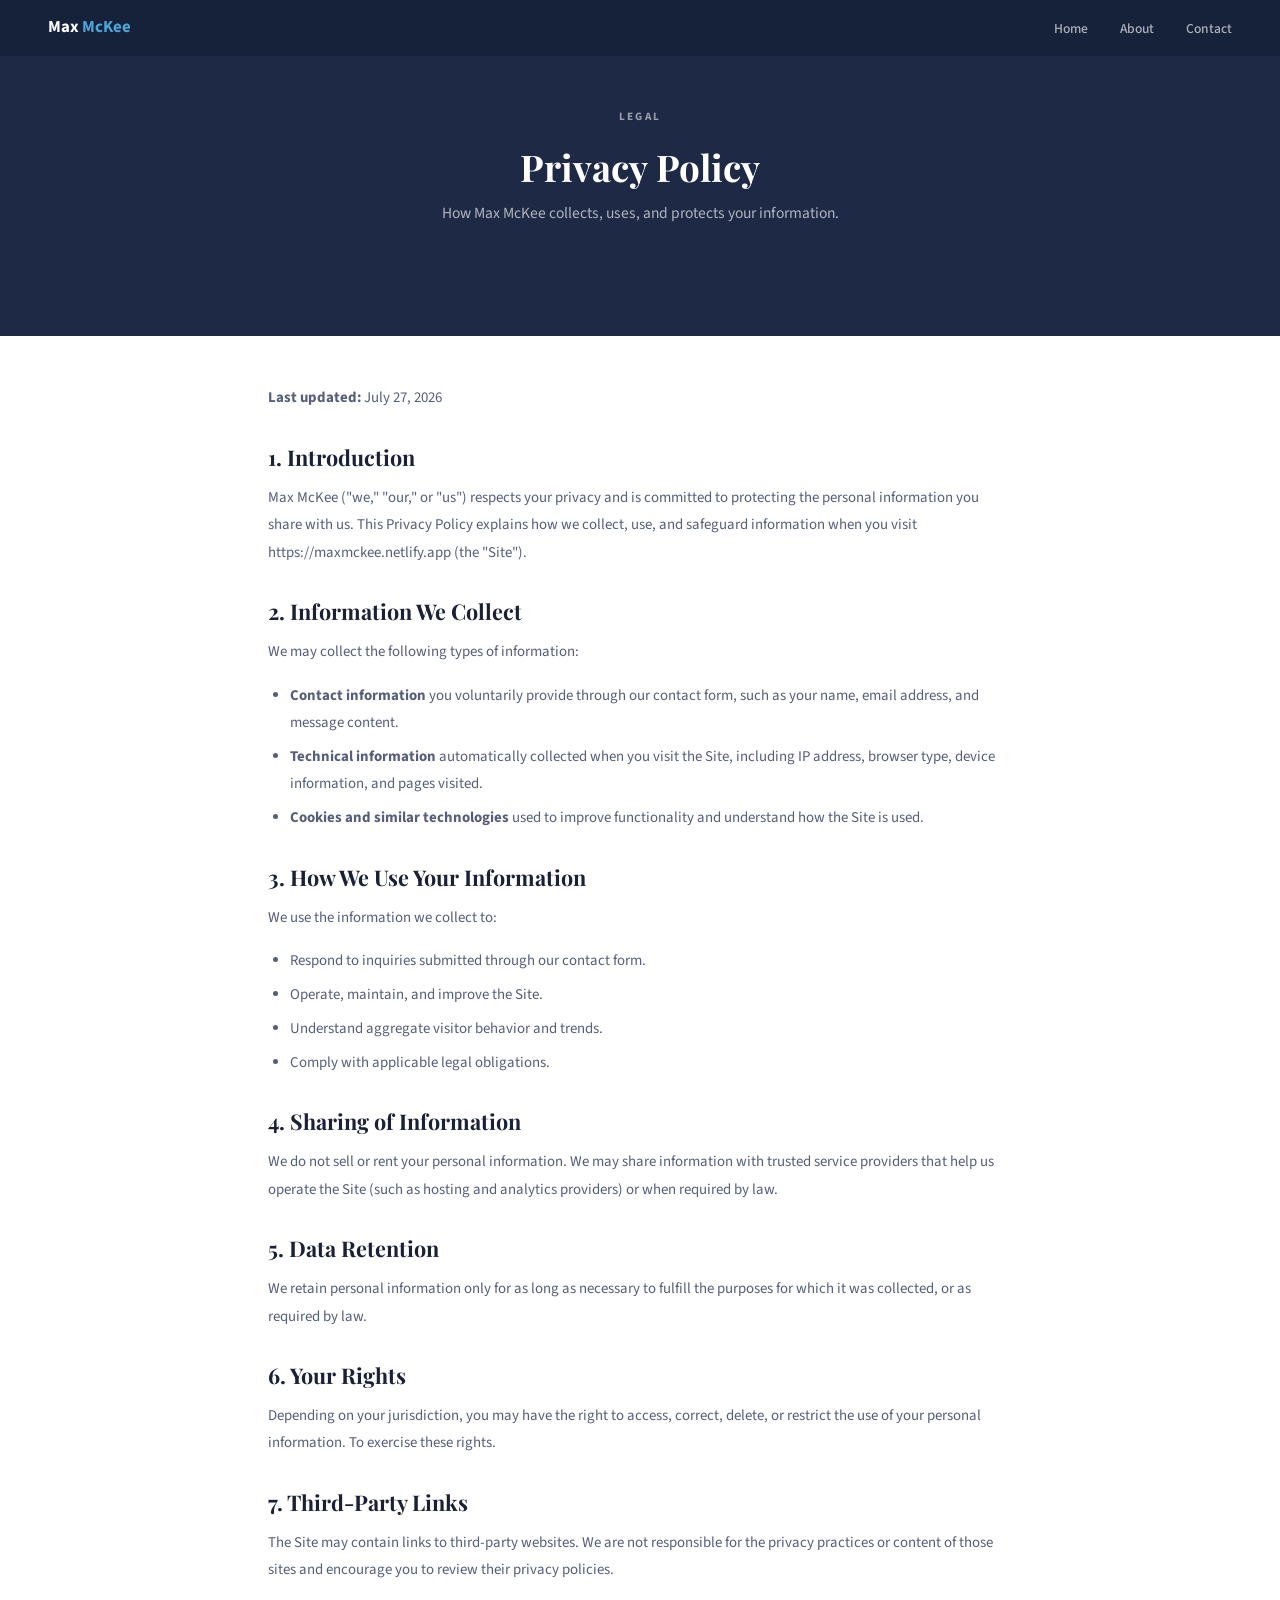
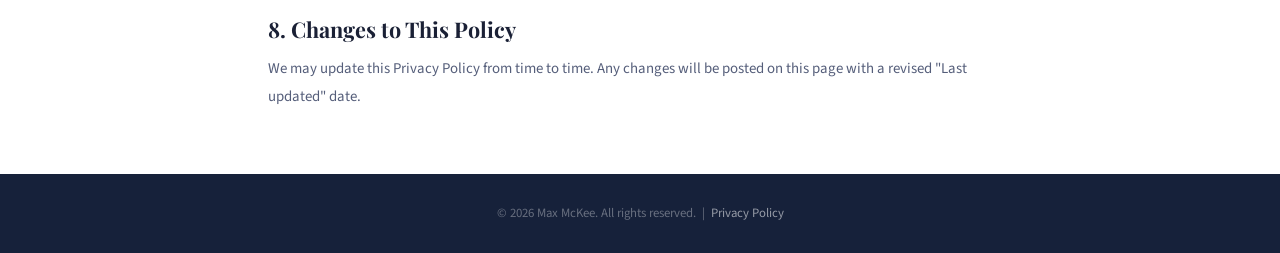
<file: privacy.html>
<!DOCTYPE html>
<html lang="en">
<head>
<meta charset="UTF-8"/>
<meta name="viewport" content="width=device-width,initial-scale=1.0"/>
<title>Privacy Policy | Max McKee</title>
<meta name="description" content="Privacy policy for Max McKee."/>
<meta name="robots" content="noindex"/>
<link rel="canonical" href="https://maxmckee.netlify.app/privacy.html"/>
<link href="https://fonts.googleapis.com/css2?family=Playfair+Display:wght@700&family=Source+Sans+3:wght@300;400;500;600&display=swap" rel="stylesheet"/>
<link rel="stylesheet" href="assets/style.css"/>
<script type="application/ld+json">
{
  "@context": "https://schema.org",
  "@graph": [
    {
      "@type": "Person",
      "@id": "https://maxmckee.netlify.app/#person",
      "name": "Max McKee",
      "jobTitle": "President, The Mart Dock",
      "url": "https://maxmckee.netlify.app/",
      "image": "https://maxmckee.netlify.app/images/hero.jpg",
      "description": "Max McKee is president of The Mart Dock, the 40-acre deep-water port on Muskegon Lake, and leads Sand Products Corporation, a family-operated Great Lakes marine company in Muskegon, Michigan.",
      "worksFor": {
        "@type": "Organization",
        "name": "West Michigan Dock & Market Corp. (The Mart Dock)",
        "url": "https://maxmckee.netlify.app/"
      },
      "address": {
        "@type": "PostalAddress",
        "streetAddress": "560 Mart Street",
        "addressLocality": "Muskegon",
        "addressRegion": "MI",
        "postalCode": "49440",
        "addressCountry": "US"
      }
    },
    {
      "@type": "WebSite",
      "@id": "https://maxmckee.netlify.app/#website",
      "url": "https://maxmckee.netlify.app/",
      "name": "Max McKee",
      "publisher": {
        "@id": "https://maxmckee.netlify.app/#person"
      },
      "inLanguage": "en-US"
    }
  ]
}
</script>

</head>
<body>

<!-- ══ NAV ═══════════════════════════════════════════════════════ -->
<nav id="main-nav">
  <a class="nav-logo" href="/">Max<span> McKee</span></a>
  <ul class="nav-links">
    <li><a href="/">Home</a></li>
    <li><a href="about.html">About</a></li>
    <li><a href="contact.html">Contact</a></li>
  </ul>
</nav>

<!-- ══ PAGE HERO ═════════════════════════════════════════════════ -->
<div class="pg-hero">
  <p class="eyebrow" style="color:rgba(255,255,255,.55)">Legal</p>
  <h1>Privacy Policy</h1>
  <p class="pg-sub">How Max McKee collects, uses, and protects your information.</p>
</div>

<!-- ══ POLICY BODY ═══════════════════════════════════════════════ -->
<div class="legal-wrap">
  <p class="legal-meta"><strong>Last updated:</strong> July 27, 2026</p>

  <h2>1. Introduction</h2>
  <p>Max McKee ("we," "our," or "us") respects your privacy and is committed to protecting the personal information you share with us. This Privacy Policy explains how we collect, use, and safeguard information when you visit https://maxmckee.netlify.app (the "Site").</p>

  <h2>2. Information We Collect</h2>
  <p>We may collect the following types of information:</p>
  <ul>
    <li><strong>Contact information</strong> you voluntarily provide through our contact form, such as your name, email address, and message content.</li>
    <li><strong>Technical information</strong> automatically collected when you visit the Site, including IP address, browser type, device information, and pages visited.</li>
    <li><strong>Cookies and similar technologies</strong> used to improve functionality and understand how the Site is used.</li>
  </ul>

  <h2>3. How We Use Your Information</h2>
  <p>We use the information we collect to:</p>
  <ul>
    <li>Respond to inquiries submitted through our contact form.</li>
    <li>Operate, maintain, and improve the Site.</li>
    <li>Understand aggregate visitor behavior and trends.</li>
    <li>Comply with applicable legal obligations.</li>
  </ul>

  <h2>4. Sharing of Information</h2>
  <p>We do not sell or rent your personal information. We may share information with trusted service providers that help us operate the Site (such as hosting and analytics providers) or when required by law.</p>

  <h2>5. Data Retention</h2>
  <p>We retain personal information only for as long as necessary to fulfill the purposes for which it was collected, or as required by law.</p>

  <h2>6. Your Rights</h2>
  <p>Depending on your jurisdiction, you may have the right to access, correct, delete, or restrict the use of your personal information. To exercise these rights.</p>

  <h2>7. Third-Party Links</h2>
  <p>The Site may contain links to third-party websites. We are not responsible for the privacy practices or content of those sites and encourage you to review their privacy policies.</p>

  <h2>8. Changes to This Policy</h2>
  <p>We may update this Privacy Policy from time to time. Any changes will be posted on this page with a revised "Last updated" date.</p>

  
</div>

<footer>
  <p>&copy; 2026 Max McKee. All rights reserved. &nbsp;|&nbsp; <a href="privacy.html">Privacy Policy</a></p>
</footer>
</body>
</html>
</file>
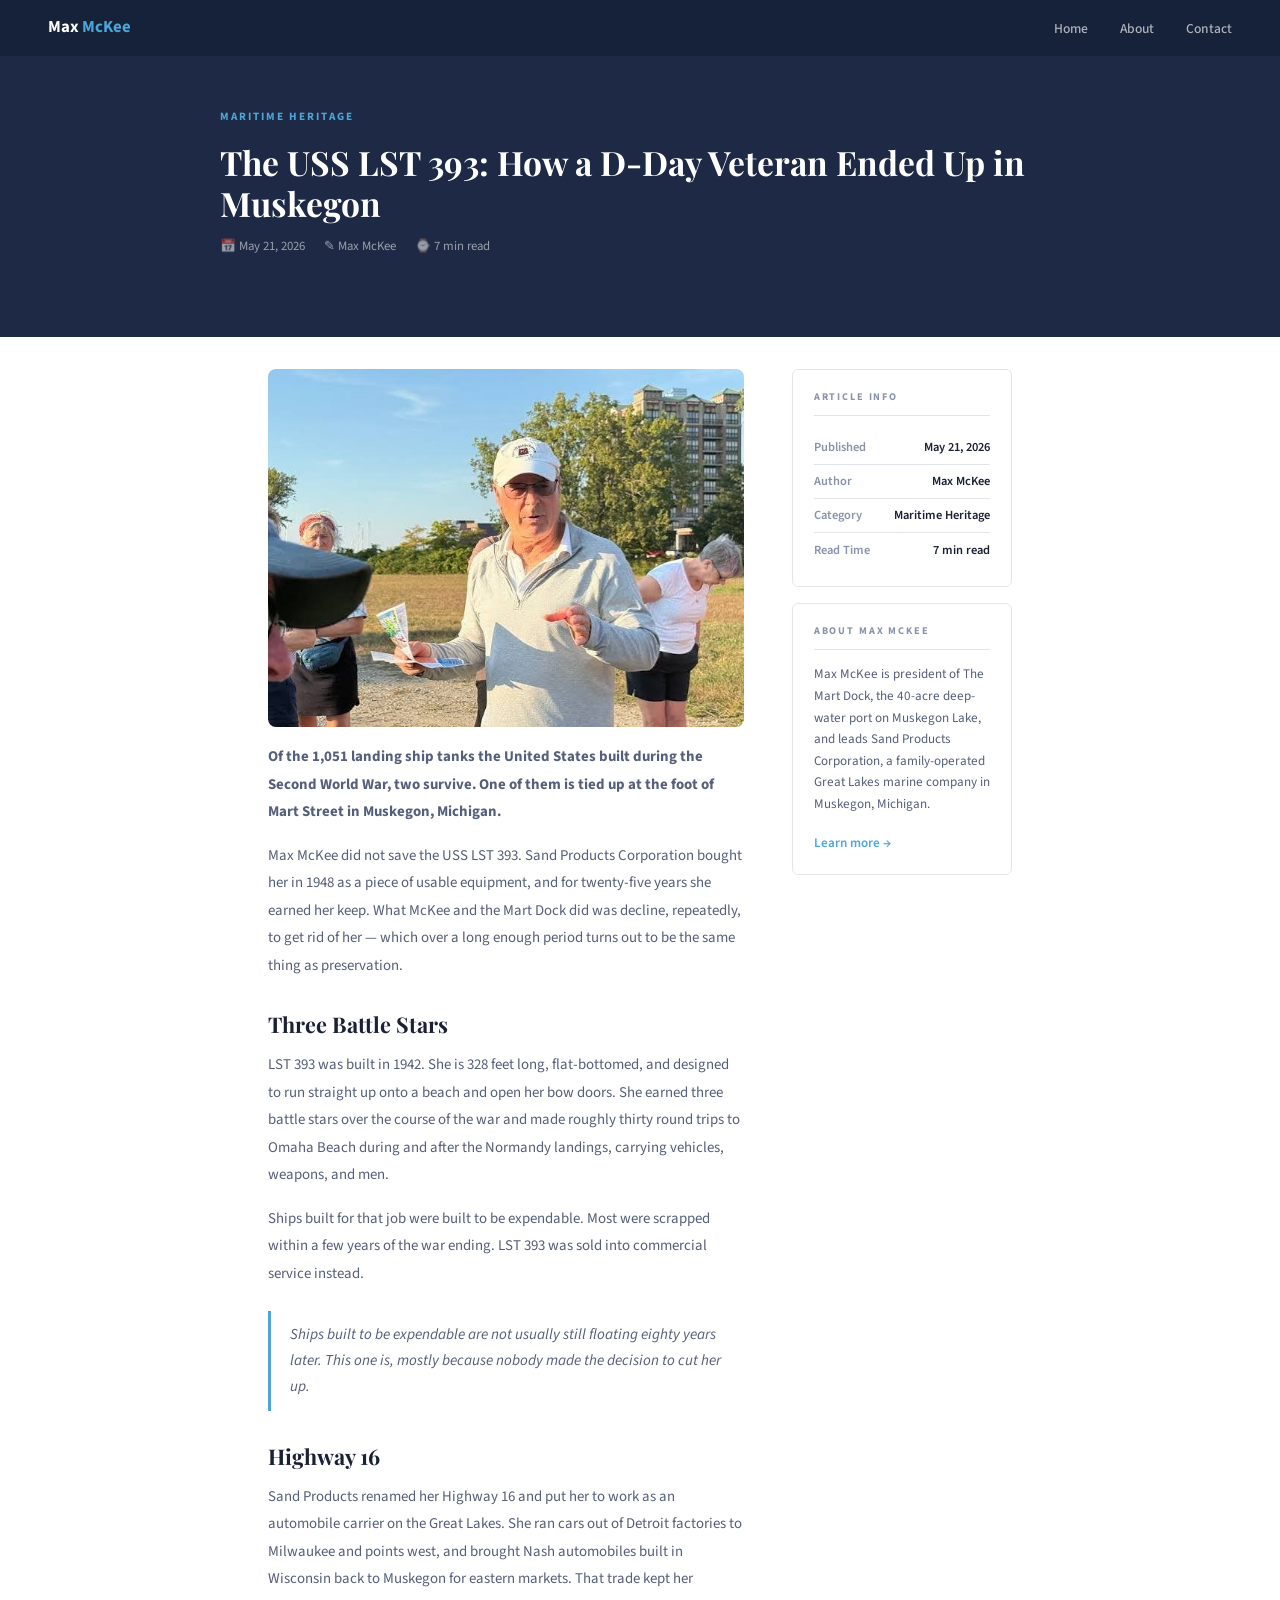
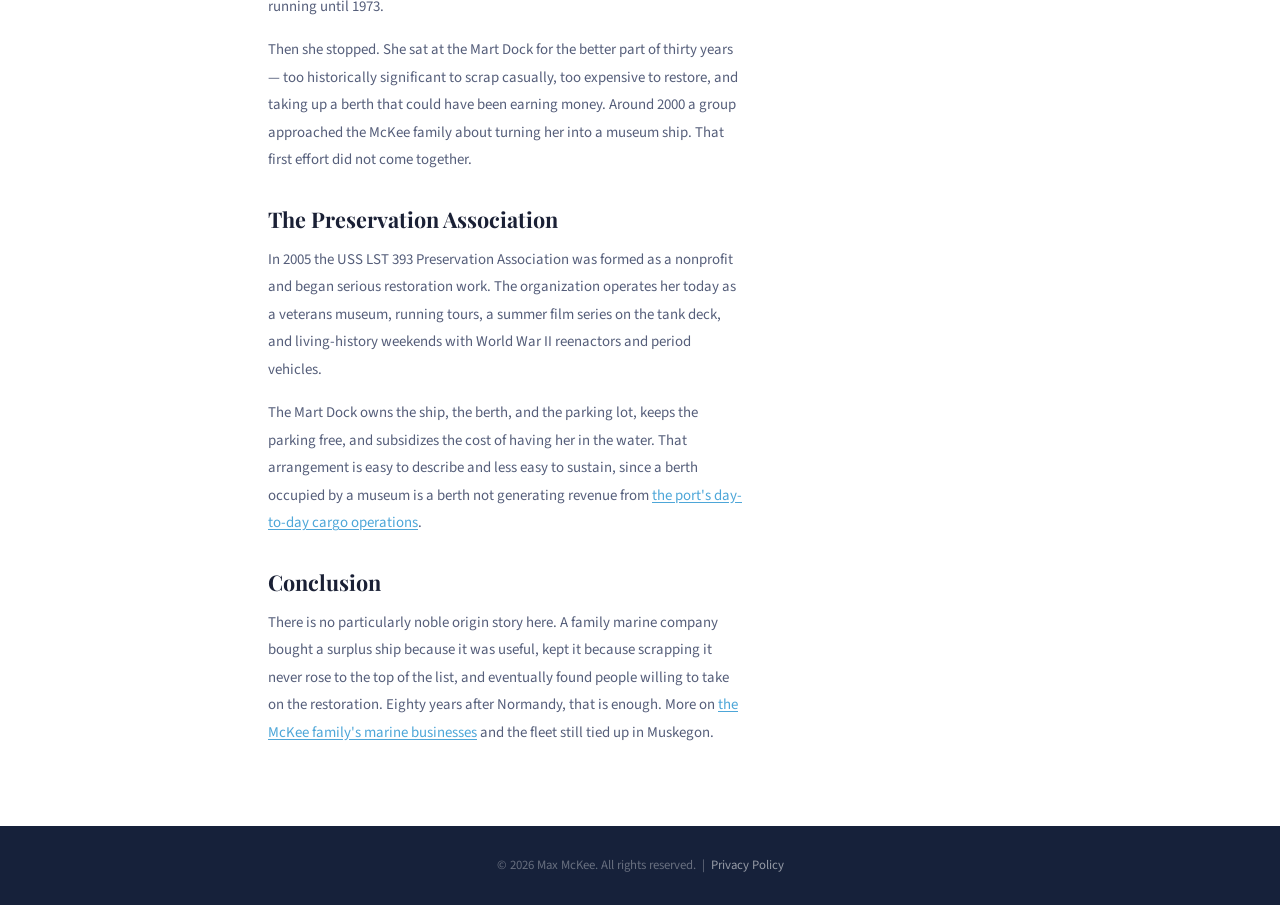
<file: uss-lst-393-muskegon.html>
<!DOCTYPE html>
<html lang="en">
<head>
<meta charset="UTF-8"/>
<meta name="viewport" content="width=device-width,initial-scale=1.0"/>
<title>The USS LST 393: How a D-Day Veteran Ended Up in Muskegon | Max McKee</title>
<meta name="description" content="The USS LST 393 earned three battle stars and ran cargo to Omaha Beach. Max McKee on how the ship came to Muskegon in 1948 and why she is still afloat."/>
<link rel="canonical" href="https://maxmckee.netlify.app/uss-lst-393-muskegon.html"/>

<!-- Open Graph -->
<meta property="og:type" content="article"/>
<meta property="og:title" content="The USS LST 393: How a D-Day Veteran Ended Up in Muskegon"/>
<meta property="og:description" content="The USS LST 393 earned three battle stars and ran cargo to Omaha Beach. Max McKee on how the ship came to Muskegon in 1948 and why she is still afloat."/>
<meta property="og:image" content="https://maxmckee.netlify.app/images/article-2.jpg"/>
<meta property="og:url" content="https://maxmckee.netlify.app/uss-lst-393-muskegon.html"/>

<link href="https://fonts.googleapis.com/css2?family=Playfair+Display:wght@700&family=Source+Sans+3:wght@300;400;500;600&display=swap" rel="stylesheet"/>
<link rel="stylesheet" href="assets/style.css"/>
<script type="application/ld+json">
{
  "@context": "https://schema.org",
  "@graph": [
    {
      "@type": "Person",
      "@id": "https://maxmckee.netlify.app/#person",
      "name": "Max McKee",
      "jobTitle": "President, The Mart Dock",
      "url": "https://maxmckee.netlify.app/",
      "image": "https://maxmckee.netlify.app/images/hero.jpg",
      "description": "Max McKee is president of The Mart Dock, the 40-acre deep-water port on Muskegon Lake, and leads Sand Products Corporation, a family-operated Great Lakes marine company in Muskegon, Michigan.",
      "worksFor": {
        "@type": "Organization",
        "name": "West Michigan Dock & Market Corp. (The Mart Dock)",
        "url": "https://maxmckee.netlify.app/"
      },
      "address": {
        "@type": "PostalAddress",
        "streetAddress": "560 Mart Street",
        "addressLocality": "Muskegon",
        "addressRegion": "MI",
        "postalCode": "49440",
        "addressCountry": "US"
      }
    },
    {
      "@type": "WebSite",
      "@id": "https://maxmckee.netlify.app/#website",
      "url": "https://maxmckee.netlify.app/",
      "name": "Max McKee",
      "publisher": {
        "@id": "https://maxmckee.netlify.app/#person"
      },
      "inLanguage": "en-US"
    },
    {
      "@type": "Article",
      "@id": "https://maxmckee.netlify.app/uss-lst-393-muskegon.html#article",
      "headline": "The USS LST 393: How a D-Day Veteran Ended Up in Muskegon",
      "description": "The USS LST 393 earned three battle stars and ran cargo to Omaha Beach. Max McKee on how the ship came to Muskegon in 1948 and why she is still afloat.",
      "datePublished": "2026-05-21",
      "dateModified": "2026-05-21",
      "author": {
        "@id": "https://maxmckee.netlify.app/#person"
      },
      "publisher": {
        "@id": "https://maxmckee.netlify.app/#person"
      },
      "image": "https://maxmckee.netlify.app/images/article-2.jpg",
      "mainEntityOfPage": {
        "@type": "WebPage",
        "@id": "https://maxmckee.netlify.app/uss-lst-393-muskegon.html"
      },
      "isPartOf": {
        "@id": "https://maxmckee.netlify.app/#website"
      },
      "inLanguage": "en-US"
    }
  ]
}
</script>

</head>
<body>

<!-- ══ NAV ═══════════════════════════════════════════════════════ -->
<nav id="main-nav">
  <a class="nav-logo" href="/">Max<span> McKee</span></a>
  <ul class="nav-links">
    <li><a href="/">Home</a></li>
    <li><a href="about.html">About</a></li>
    <li><a href="contact.html">Contact</a></li>
  </ul>
</nav>

<!-- ══ ARTICLE HERO ══════════════════════════════════════════════ -->
<div class="art-hero">
  <div class="art-hero-inner">
    <p class="eyebrow" style="color:var(--blue)">Maritime Heritage</p>
    <h1 class="art-hero-title">The USS LST 393: How a D-Day Veteran Ended Up in Muskegon</h1>
    <div class="art-meta">
      <div class="art-meta-item">&#128197; May 21, 2026</div>
      <div class="art-meta-item">&#9998; Max McKee</div>
      <div class="art-meta-item">&#8986; 7 min read</div>
    </div>
  </div>
</div>

<!-- ══ ARTICLE BODY ══════════════════════════════════════════════ -->
<div class="art-body">
  <article>
    <img class="art-hero-image" src="images/article-2.jpg" alt="Max McKee speaking with visitors on the Muskegon waterfront"/>

    <p class="art-p"><strong>Of the 1,051 landing ship tanks the United States built during the Second World War, two survive. One of them is tied up at the foot of Mart Street in Muskegon, Michigan.</strong></p>

    <p class="art-p">Max McKee did not save the USS LST 393. Sand Products Corporation bought her in 1948 as a piece of usable equipment, and for twenty-five years she earned her keep. What McKee and the Mart Dock did was decline, repeatedly, to get rid of her — which over a long enough period turns out to be the same thing as preservation.</p>

    <h2 class="art-h2">Three Battle Stars</h2>
    <p class="art-p">LST 393 was built in 1942. She is 328 feet long, flat-bottomed, and designed to run straight up onto a beach and open her bow doors. She earned three battle stars over the course of the war and made roughly thirty round trips to Omaha Beach during and after the Normandy landings, carrying vehicles, weapons, and men.</p>
    <p class="art-p">Ships built for that job were built to be expendable. Most were scrapped within a few years of the war ending. LST 393 was sold into commercial service instead.</p>

    <div class="art-quote">Ships built to be expendable are not usually still floating eighty years later. This one is, mostly because nobody made the decision to cut her up.</div>

    <h2 class="art-h2">Highway 16</h2>
    <p class="art-p">Sand Products renamed her Highway 16 and put her to work as an automobile carrier on the Great Lakes. She ran cars out of Detroit factories to Milwaukee and points west, and brought Nash automobiles built in Wisconsin back to Muskegon for eastern markets. That trade kept her running until 1973.</p>
    <p class="art-p">Then she stopped. She sat at the Mart Dock for the better part of thirty years — too historically significant to scrap casually, too expensive to restore, and taking up a berth that could have been earning money. Around 2000 a group approached the McKee family about turning her into a museum ship. That first effort did not come together.</p>

    <h2 class="art-h2">The Preservation Association</h2>
    <p class="art-p">In 2005 the USS LST 393 Preservation Association was formed as a nonprofit and began serious restoration work. The organization operates her today as a veterans museum, running tours, a summer film series on the tank deck, and living-history weekends with World War II reenactors and period vehicles.</p>
    <p class="art-p">The Mart Dock owns the ship, the berth, and the parking lot, keeps the parking free, and subsidizes the cost of having her in the water. That arrangement is easy to describe and less easy to sustain, since a berth occupied by a museum is a berth not generating revenue from <a href="mart-dock-working-port.html">the port's day-to-day cargo operations</a>.</p>

    <h2 class="art-h2">Conclusion</h2>
    <p class="art-p">There is no particularly noble origin story here. A family marine company bought a surplus ship because it was useful, kept it because scrapping it never rose to the top of the list, and eventually found people willing to take on the restoration. Eighty years after Normandy, that is enough. More on <a href="about.html">the McKee family's marine businesses</a> and the fleet still tied up in Muskegon.</p>
  </article>

  <aside class="art-sidebar-box">
    <div class="art-sb-box">
      <span class="art-sb-label">Article Info</span>
      <div class="art-sb-row"><span>Published</span><span>May 21, 2026</span></div>
      <div class="art-sb-row"><span>Author</span><span>Max McKee</span></div>
      <div class="art-sb-row"><span>Category</span><span>Maritime Heritage</span></div>
      <div class="art-sb-row"><span>Read Time</span><span>7 min read</span></div>
    </div>

    <div class="art-sb-box">
      <span class="art-sb-label">About Max McKee</span>
      <p style="font-size:.82rem;color:var(--tm);line-height:1.65;margin-bottom:.8rem">Max McKee is president of The Mart Dock, the 40-acre deep-water port on Muskegon Lake, and leads Sand Products Corporation, a family-operated Great Lakes marine company in Muskegon, Michigan.</p>
      <a href="about.html" style="font-size:.82rem;font-weight:600;color:var(--blue);text-decoration:none">Learn more →</a>
    </div>
  </aside>
</div>

<footer>
  <p>&copy; 2026 Max McKee. All rights reserved. &nbsp;|&nbsp; <a href="privacy.html">Privacy Policy</a></p>
</footer>
</body>
</html>
</file>
<file: assets/style.css>
*,*::before,*::after{box-sizing:border-box;margin:0;padding:0}
:root{
  --navy:#1e2a45;--navy-deep:#16213a;--navy-mid:#253050;
  --blue:#4da6d8;--white:#fff;--off:#f4f5f7;--border:#e2e5ec;
  --td:#1a2035;--tm:#555e7a;--tl:#8892aa;
  --fh:'Playfair Display',Georgia,serif;--fb:'Source Sans 3',sans-serif;
}
html{scroll-behavior:smooth}
body{font-family:var(--fb);color:var(--td);background:var(--white);line-height:1.65;overflow-x:hidden}
/* NAV */
nav{position:sticky;top:0;z-index:200;display:flex;align-items:center;justify-content:space-between;padding:0 3rem;height:56px;background:var(--navy-deep)}
.nav-logo{font-family:var(--fb);font-size:1.05rem;font-weight:700;text-decoration:none;color:#fff;cursor:pointer}
.nav-logo span{color:var(--blue)}
.nav-links{display:flex;gap:2rem;list-style:none}
.nav-links a{font-size:.85rem;font-weight:500;color:rgba(255,255,255,.65);text-decoration:none;transition:color .2s;cursor:pointer}
.nav-links a:hover,.nav-links a.active{color:#fff}
.nav-has-drop{position:relative}
.nav-drop-toggle{display:flex;align-items:center;gap:.3rem;cursor:pointer;font-size:.85rem;font-weight:500;color:rgba(255,255,255,.65);transition:color .2s;text-decoration:none}
.nav-drop-toggle:hover{color:#fff}
.nav-chevron{font-size:.7rem;transition:transform .2s;display:inline-block}
.nav-dropdown{display:none;position:absolute;top:calc(100% + 10px);left:50%;transform:translateX(-50%);background:var(--navy-deep);border:1px solid rgba(255,255,255,.1);border-radius:8px;min-width:200px;padding:.4rem 0;box-shadow:0 12px 32px rgba(0,0,0,.4);list-style:none;z-index:300}
.nav-has-drop:hover .nav-dropdown{display:block}
.nav-dropdown li a{display:block;padding:.52rem 1.1rem;font-size:.8rem;color:rgba(255,255,255,.7);text-decoration:none;transition:all .15s;white-space:nowrap}
.nav-dropdown li a:hover{color:#fff;background:rgba(255,255,255,.06)}
/* FOOTER */
footer{background:var(--navy-deep);padding:1.8rem 3rem;text-align:center}
footer p{font-size:.8rem;color:rgba(255,255,255,.35)}
footer a{color:rgba(255,255,255,.55);text-decoration:none}
footer a:hover{color:#fff}
/* SHARED */
.eyebrow{font-size:.7rem;font-weight:700;letter-spacing:.18em;text-transform:uppercase;color:var(--blue);margin-bottom:.6rem}
.sec-title{font-family:var(--fh);font-size:1.9rem;font-weight:700;color:var(--td);line-height:1.2;margin-bottom:1.4rem}
/* HERO */
.h-hero{background:var(--navy);padding:60px 3rem 70px}
.h-inner{max-width:900px;margin:0 auto;display:flex;align-items:flex-start;gap:3.5rem}
.h-photo{flex-shrink:0;width:160px;height:160px;border-radius:50%;border:4px solid var(--blue);overflow:hidden;background:var(--navy-mid)}
.h-photo img{width:100%;height:100%;object-fit:cover;object-position:center 20%;display:block}
.h-name{font-family:var(--fh);font-size:2.3rem;font-weight:700;color:#fff;line-height:1.1;margin-bottom:.3rem}
.h-role{font-size:.95rem;font-weight:600;color:var(--blue);margin-bottom:1rem}
.h-desc{font-size:.97rem;color:rgba(255,255,255,.72);line-height:1.75;max-width:480px;margin-bottom:1.1rem}
.h-loc{display:flex;align-items:center;gap:.4rem;font-size:.83rem;color:rgba(255,255,255,.45)}
/* HOME ABOUT */
.h-about{background:var(--off);padding:70px 3rem}
.ha-inner{max-width:900px;margin:0 auto;display:grid;grid-template-columns:1fr 260px;gap:3.5rem;align-items:start}
.ha-text p{font-size:.95rem;color:var(--tm);line-height:1.8;margin-bottom:1rem}
.ha-link{display:inline-block;font-size:.88rem;font-weight:600;color:var(--blue);text-decoration:none;margin-top:.6rem;cursor:pointer}
.ha-photo{width:100%;aspect-ratio:3/4;object-fit:cover;object-position:right 25%;border-radius:8px;display:block}
/* ACCORDION */
.acc-section{padding:0 3rem 50px}
.acc-wrap{max-width:900px;margin:0 auto;display:flex;flex-direction:column;gap:.75rem}
.acc-btn{width:100%;display:flex;align-items:center;justify-content:space-between;padding:1rem 2rem;background:var(--navy-deep);color:#fff;font-family:var(--fb);font-size:.92rem;font-weight:600;border:none;border-radius:6px;cursor:pointer;transition:background .2s}
.acc-btn:hover{background:var(--navy-mid)}
.chevron{display:inline-block;transition:transform .3s}
.acc-btn.open .chevron{transform:rotate(180deg)}
.acc-body{display:none;background:var(--white);border:1px solid var(--border);border-radius:6px;padding:1.5rem 2rem}
.acc-body.open{display:block}
.social-media-list{display:flex;justify-content:center;gap:12px;flex-wrap:wrap;padding:.25rem 0}
.social-media-list a img{width:30px;height:30px;transition:transform .3s}
.social-media-list a:hover img{transform:scale(1.2)}
/* PRESS CARDS */
.h-press{background:#fff;padding:70px 3rem}
.pi{max-width:900px;margin:0 auto}
.pi .sec-title{margin-bottom:2rem}
.cards{display:grid;grid-template-columns:repeat(3,1fr);gap:1.2rem}
.card{border:1px solid var(--border);border-radius:6px;overflow:hidden;text-decoration:none;background:var(--white);display:flex;flex-direction:column;transition:box-shadow .2s,transform .2s}
.card:hover{box-shadow:0 10px 30px rgba(26,35,64,.12);transform:translateY(-3px)}
.ct{background:var(--navy);padding:1.4rem;display:flex;flex-direction:column;align-items:center;justify-content:center;text-align:center;min-height:110px}
.ct-cat{font-size:.65rem;font-weight:700;letter-spacing:.16em;text-transform:uppercase;color:rgba(255,255,255,.5);margin-bottom:.5rem}
.ct-ttl{font-family:var(--fh);font-size:1.02rem;font-weight:600;color:#fff;line-height:1.3}
.cb{padding:1.1rem 1.2rem;flex:1}
.cb-pub{font-size:.66rem;font-weight:700;letter-spacing:.12em;text-transform:uppercase;color:var(--blue);margin-bottom:.5rem}
.cb-hl{font-size:.92rem;font-weight:600;color:var(--td);line-height:1.4;margin-bottom:.5rem}
.cb-yr{font-size:.78rem;color:var(--tl)}
/* HOME CONTACT */
.h-contact{background:var(--off);padding:70px 3rem}
.hc-inner{max-width:900px;margin:0 auto;display:grid;grid-template-columns:1fr 1fr;gap:5rem;align-items:start}
.hc-title{font-family:var(--fh);font-size:1.6rem;font-weight:700;color:var(--td);margin-bottom:.6rem}
.hcp p{font-size:.9rem;color:var(--tm);line-height:1.7;margin-bottom:1.6rem}
.fl-lbl{font-size:.68rem;font-weight:700;letter-spacing:.18em;text-transform:uppercase;color:var(--tl);margin-bottom:.8rem}
.aside-soc{display:flex;gap:.5rem;flex-wrap:wrap}
.asoc{min-width:38px;height:38px;padding:0 .6rem;border:1.5px solid var(--border);border-radius:4px;display:flex;align-items:center;justify-content:center;font-size:.72rem;font-weight:700;color:var(--td);text-decoration:none;transition:all .18s}
.asoc:hover{background:var(--navy);color:#fff;border-color:var(--navy)}
/* FORMS */
.cf{display:flex;flex-direction:column;gap:1.1rem}
.cf label{font-size:.82rem;font-weight:600;color:var(--td);display:block;margin-bottom:.3rem}
.cf input,.cf textarea{width:100%;padding:.7rem .9rem;border:1px solid var(--border);border-radius:4px;font-family:var(--fb);font-size:.9rem;color:var(--td);background:var(--white);outline:none;transition:border-color .2s;resize:vertical}
.cf input:focus,.cf textarea:focus{border-color:var(--navy)}
.cf textarea{min-height:110px}
.btn-sm{align-self:flex-start;padding:.75rem 1.8rem;background:var(--navy-deep);color:#fff;font-family:var(--fb);font-size:.88rem;font-weight:600;border:none;border-radius:4px;cursor:pointer}
.btn-sm:hover{background:var(--blue)}
/* PAGE HERO */
.pg-hero{background:var(--navy);padding:52px 3rem 110px;text-align:center}
.pg-hero h1{font-family:var(--fh);font-size:2.3rem;font-weight:700;color:#fff;line-height:1.15;margin-bottom:.8rem;margin-top:1.2rem}
.pg-sub{font-size:.97rem;color:rgba(255,255,255,.65);max-width:500px;margin:0 auto;line-height:1.65}
/* ABOUT PAGE */
.pc-wrap{background:var(--off);padding:0 3rem}
.pc{max-width:840px;margin:0 auto;background:var(--white);border:1px solid var(--border);border-radius:8px;padding:1.8rem 2rem;display:flex;align-items:center;gap:2rem;transform:translateY(-32px);box-shadow:0 4px 20px rgba(26,35,64,.08)}
.pc-ph{width:80px;height:80px;border-radius:50%;border:3px solid var(--blue);overflow:hidden;flex-shrink:0}
.pc-ph img{width:100%;height:100%;object-fit:cover;object-position:center 20%}
.pc-nm{font-family:var(--fh);font-size:1.35rem;font-weight:700;color:var(--td);margin-bottom:.2rem}
.pc-rl{font-size:.88rem;font-weight:600;color:var(--blue);margin-bottom:.35rem}
.pc-lc{display:flex;align-items:center;gap:.3rem;font-size:.8rem;color:var(--tl)}
.am-wrap{padding:0 3rem 60px;margin-top:-16px}
.am-inner{max-width:840px;margin:0 auto;display:grid;grid-template-columns:1fr 220px;gap:3rem;align-items:start}
.csec{margin-bottom:3rem}
.cey{font-size:.68rem;font-weight:700;letter-spacing:.18em;text-transform:uppercase;color:var(--blue);margin-bottom:.5rem}
.csec h2{font-family:var(--fh);font-size:1.45rem;font-weight:700;color:var(--td);line-height:1.25;margin-bottom:1rem}
.csec p{font-size:.92rem;color:var(--tm);line-height:1.82;margin-bottom:.9rem}
.sidebar-facts{position:sticky;top:80px}
.sb-box{background:var(--white);border:1px solid var(--border);border-radius:6px;padding:1.3rem 1.4rem;margin-bottom:1.3rem}
.sb-title{font-size:.66rem;font-weight:700;letter-spacing:.18em;text-transform:uppercase;color:var(--tl);margin-bottom:1rem;padding-bottom:.6rem;border-bottom:1px solid var(--border)}
.fr{display:flex;justify-content:space-between;align-items:baseline;padding:.45rem 0;border-bottom:1px solid var(--border);gap:.8rem}
.fr:last-child{border-bottom:none}
.fl{font-size:.76rem;font-weight:600;color:var(--tl);white-space:nowrap}
.fv{font-size:.8rem;font-weight:600;color:var(--td);text-align:right;line-height:1.35}
.fw-lbl{font-size:.66rem;font-weight:700;letter-spacing:.18em;text-transform:uppercase;color:var(--tl);margin-bottom:.7rem}
.sb-soc{display:flex;gap:.5rem;flex-wrap:wrap}
.ssoc{min-width:34px;height:34px;padding:0 .5rem;border:1.5px solid var(--border);border-radius:4px;display:flex;align-items:center;justify-content:center;font-size:.7rem;font-weight:700;color:var(--td);text-decoration:none;transition:all .18s}
.ssoc:hover{background:var(--navy);color:#fff;border-color:var(--navy)}
/* CONTACT PAGE */
.cp-hero{background:var(--navy);padding:52px 3rem 110px;text-align:center}
.cc-wrap{padding:0 3rem;margin-top:-72px;position:relative;z-index:10}
.cc{max-width:760px;margin:0 auto;display:grid;grid-template-columns:1fr 1fr;border-radius:10px;overflow:hidden;box-shadow:0 12px 48px rgba(26,35,64,.18)}
.fp{background:var(--white);padding:2.4rem}
.fp h2{font-family:var(--fh);font-size:1.35rem;font-weight:700;color:var(--td);margin-bottom:.3rem}
.fp-sub{font-size:.85rem;color:var(--tl);margin-bottom:1.5rem}
.cf2{display:flex;flex-direction:column;gap:.9rem}
.cf2 label{font-size:.8rem;font-weight:600;color:var(--td);display:block;margin-bottom:.25rem}
.cf2 input,.cf2 textarea{width:100%;padding:.65rem .85rem;border:1px solid var(--border);border-radius:4px;font-family:var(--fb);font-size:.88rem;color:var(--td);outline:none;transition:border-color .2s;resize:vertical}
.cf2 input:focus,.cf2 textarea:focus{border-color:var(--navy)}
.cf2 textarea{min-height:100px}
.btn-cf2{padding:.75rem 1.6rem;background:var(--navy-deep);color:#fff;font-family:var(--fb);font-size:.88rem;font-weight:600;border:none;border-radius:4px;cursor:pointer;margin-top:.4rem}
.btn-cf2:hover{background:var(--blue)}
.ci{background:var(--navy);padding:2.4rem;display:flex;flex-direction:column;gap:1.5rem}
.ci-title{font-family:var(--fh);font-size:1.5rem;font-weight:700;color:#fff}
.ci-lbl{font-size:.66rem;font-weight:700;letter-spacing:.18em;text-transform:uppercase;color:rgba(255,255,255,.45);margin-bottom:.5rem}
.ci-val{font-size:.9rem;color:rgba(255,255,255,.85);text-decoration:none}
a.ci-val:hover{color:#fff}
.ci-soc{display:flex;gap:.5rem;flex-wrap:wrap}
.cisoc{min-width:34px;height:34px;padding:0 .5rem;border:1.5px solid rgba(255,255,255,.2);border-radius:4px;display:flex;align-items:center;justify-content:center;font-size:.7rem;font-weight:700;color:rgba(255,255,255,.7);text-decoration:none;transition:all .18s}
.cisoc:hover{background:rgba(255,255,255,.12);color:#fff}
/* ARTICLE PAGE */
.art-hero{background:var(--navy);padding:52px 3rem 80px}
.art-hero-inner{max-width:840px;margin:0 auto}
.art-hero-title{font-family:var(--fh);font-size:2.1rem;font-weight:700;color:#fff;line-height:1.2;margin:1rem 0 .8rem}
.art-meta{display:flex;align-items:center;gap:1.2rem;flex-wrap:wrap}
.art-meta-item{display:flex;align-items:center;gap:.35rem;font-size:.8rem;color:rgba(255,255,255,.55)}
.art-body{max-width:840px;margin:2rem auto 4rem;padding:0 3rem;display:grid;grid-template-columns:1fr 220px;gap:3rem;align-items:start}
.art-h2{font-family:var(--fh);font-size:1.35rem;font-weight:700;color:var(--td);margin:2rem 0 .8rem;line-height:1.25}
.art-p{font-size:.93rem;color:var(--tm);line-height:1.85;margin-bottom:1rem}
.art-p a{color:var(--blue);text-decoration:underline}
.art-quote{border-left:3px solid var(--blue);padding:.7rem 1.2rem;margin:1.5rem 0;font-style:italic;color:var(--tm);font-size:.95rem;line-height:1.7}
.art-hero-image{width:100%;max-height:420px;object-fit:cover;object-position:center 20%;border-radius:8px;margin-bottom:1rem;display:block}
.art-sidebar-box{position:sticky;top:80px}
.art-sb-box{background:var(--white);border:1px solid var(--border);border-radius:6px;padding:1.2rem 1.3rem;margin-bottom:1rem}
.art-sb-label{font-size:.64rem;font-weight:700;letter-spacing:.18em;text-transform:uppercase;color:var(--tl);margin-bottom:.9rem;padding-bottom:.55rem;border-bottom:1px solid var(--border);display:block}
.art-sb-row{display:flex;justify-content:space-between;align-items:baseline;padding:.4rem 0;border-bottom:1px solid var(--border);font-size:.78rem;gap:.8rem}
.art-sb-row:last-child{border-bottom:none}
.art-sb-row span:first-child{color:var(--tl);font-weight:600}
.art-sb-row span:last-child{color:var(--td);font-weight:600;text-align:right}
.card-article .ct-img{height:280px;overflow:hidden;background:var(--navy)}
.card-article .ct-img img{width:100%;height:100%;object-fit:cover;object-position:center 25%;display:block;transition:transform .3s}
.card-article:hover .ct-img img{transform:scale(1.05)}
/* PRIVACY / LEGAL PAGE */
.legal-wrap{max-width:840px;margin:0 auto;padding:3rem}
.legal-wrap h2{font-family:var(--fh);font-size:1.35rem;font-weight:700;color:var(--td);margin:2rem 0 .8rem;line-height:1.25}
.legal-wrap h2:first-child{margin-top:0}
.legal-wrap p{font-size:.93rem;color:var(--tm);line-height:1.85;margin-bottom:1rem}
.legal-wrap ul{margin:0 0 1rem 1.4rem}
.legal-wrap ul li{font-size:.93rem;color:var(--tm);line-height:1.85;margin-bottom:.4rem}
.legal-meta{font-size:.8rem;color:var(--tl);margin-bottom:1.5rem}
/* INLINE LINKS in generated content */
.ha-text p a,.csec p a,.art-p a,.h-desc a,.pg-sub a,.fp-sub a{color:var(--blue);text-decoration:underline;text-underline-offset:2px}
.ha-text p a:hover,.csec p a:hover,.h-desc a:hover,.pg-sub a:hover{opacity:.8}
.ha-text p strong,.csec p strong,.art-p strong,.h-desc strong,.pg-sub strong{font-weight:700;color:inherit}
@media(max-width:820px){
  nav{padding:0 1.2rem}
  .h-hero,.h-about,.h-press,.h-contact,.acc-section,.pg-hero,.pc-wrap,.am-wrap,.cc-wrap,.cp-hero,.legal-wrap{padding-left:1.2rem;padding-right:1.2rem}
  .h-inner{flex-direction:column;align-items:center;text-align:center}
  .h-desc{margin:0 auto 1rem}.h-loc{justify-content:center}
  .ha-inner,.hc-inner,.am-inner{grid-template-columns:1fr}
  .sidebar-facts{position:static}
  .pc{flex-direction:column;text-align:center}.pc-lc{justify-content:center}
  .cc{grid-template-columns:1fr}
  .cards{grid-template-columns:1fr}
  .art-body{grid-template-columns:1fr}.art-sidebar-box{position:static}
  .art-hero{padding:40px 1.2rem 60px}.art-hero-title{font-size:1.7rem}
}
</file>
